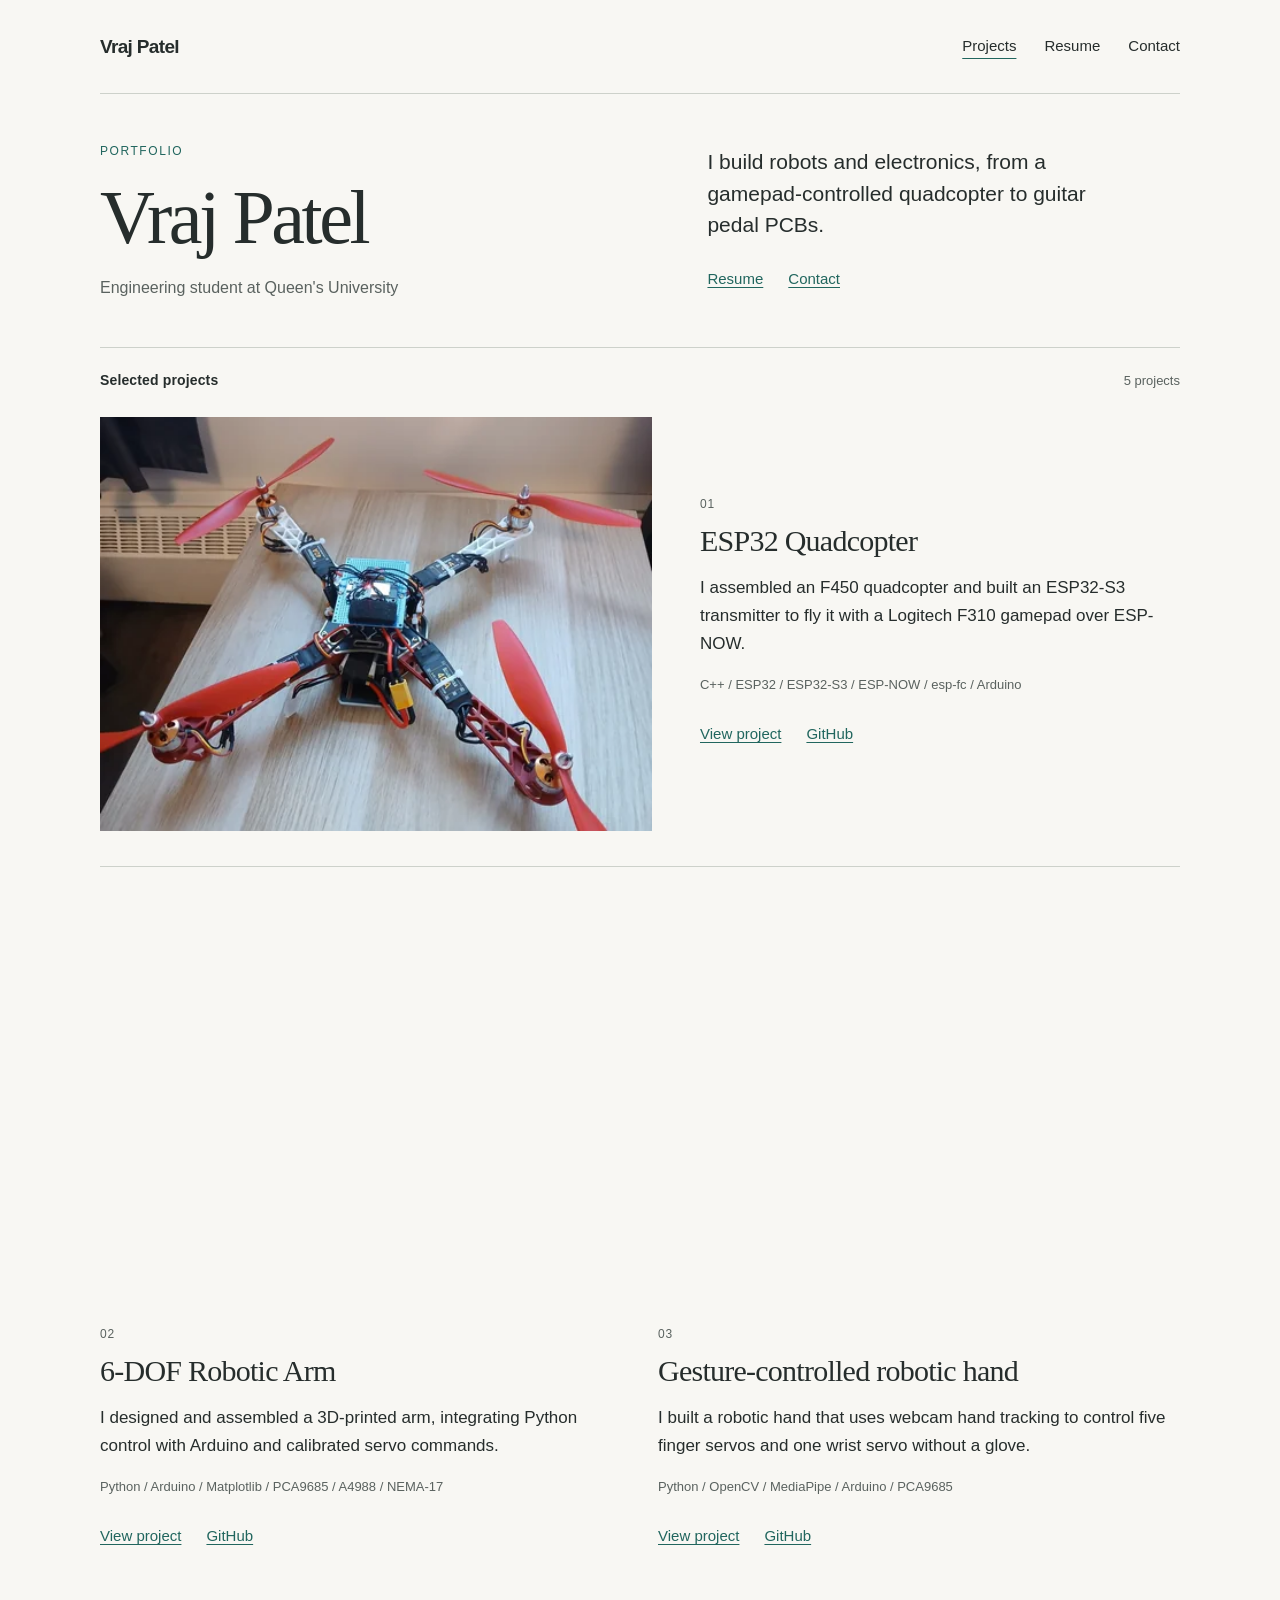
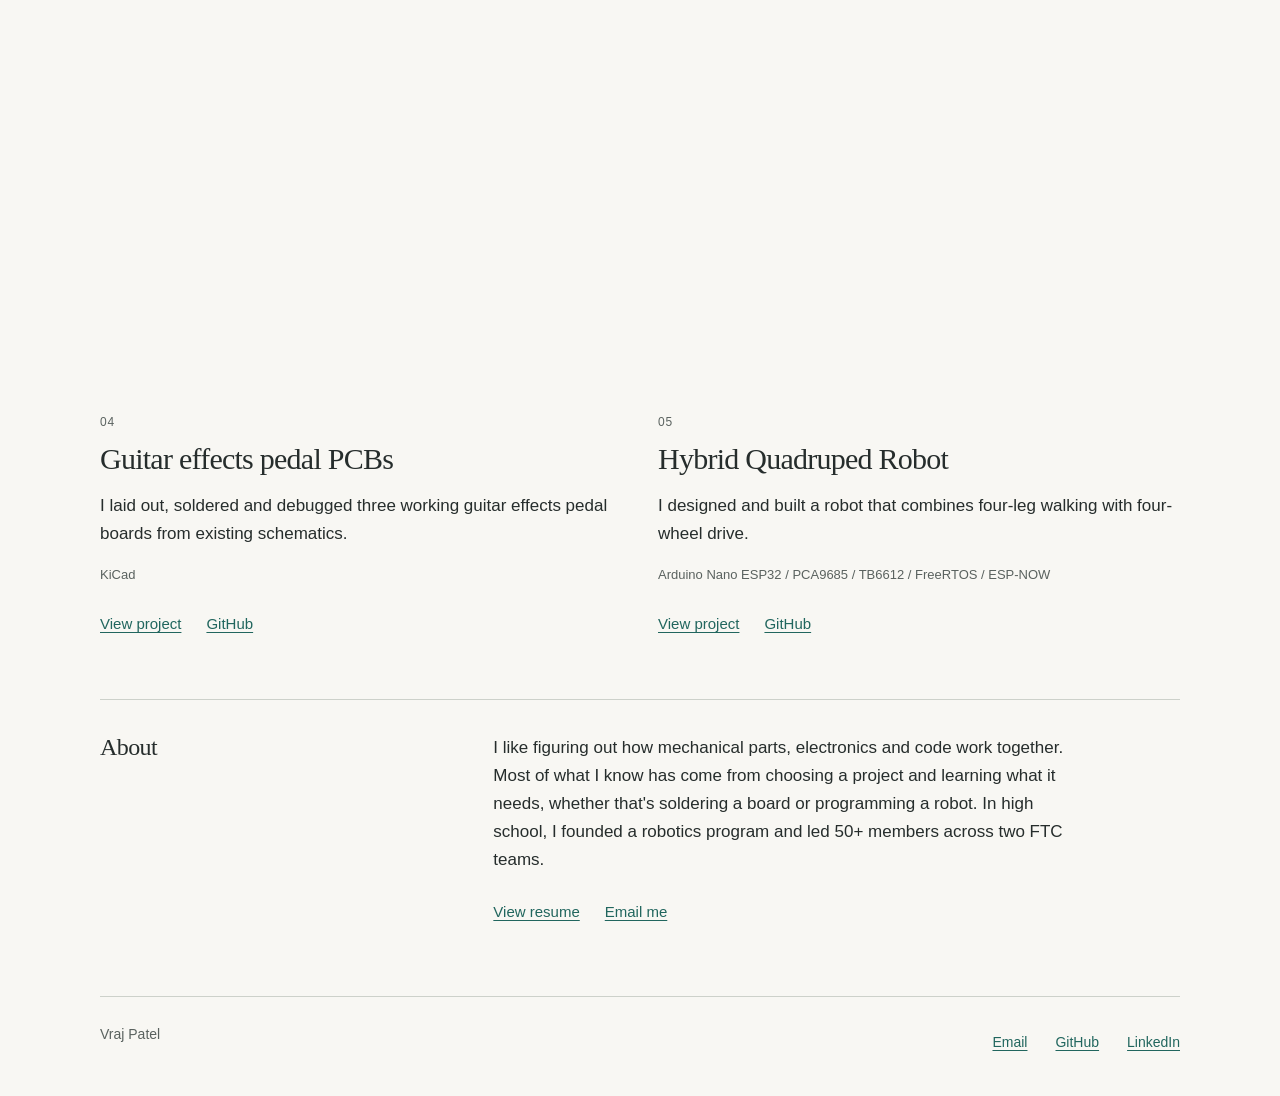
<file: index.html>
<!doctype html>
<html lang="en">
<head>
<meta charset="utf-8">
<meta name="viewport" content="width=device-width, initial-scale=1">
<title>Vraj Patel | Engineering portfolio</title>
<meta name="description" content="I build robots and electronics, from a gamepad-controlled quadcopter to guitar pedal PCBs.">
<link rel="canonical" href="https://originalgoodusername.github.io/">
<meta name="theme-color" content="#f8f7f3">
<meta property="og:type" content="website">
<meta property="og:site_name" content="Vraj Patel">
<meta property="og:title" content="Vraj Patel | Engineering portfolio">
<meta property="og:description" content="I build robots and electronics, from a gamepad-controlled quadcopter to guitar pedal PCBs.">
<meta property="og:url" content="https://originalgoodusername.github.io/">
<meta property="og:image" content="https://originalgoodusername.github.io/media/social.jpg">
<meta property="og:image:width" content="1200">
<meta property="og:image:height" content="900">
<meta property="og:image:alt" content="Overhead view of a quadcopter with red propellers, red and white arms, and exposed central electronics on a table.">
<meta name="twitter:card" content="summary_large_image">
<meta name="twitter:title" content="Vraj Patel | Engineering portfolio">
<meta name="twitter:description" content="I build robots and electronics, from a gamepad-controlled quadcopter to guitar pedal PCBs.">
<meta name="twitter:image" content="https://originalgoodusername.github.io/media/social.jpg">
<meta name="twitter:image:alt" content="Overhead view of a quadcopter with red propellers, red and white arms, and exposed central electronics on a table.">
<link rel="icon" href="/favicon.svg" type="image/svg+xml">
<link rel="stylesheet" href="/styles.css">
</head>
<body>
<a class="skip-link" href="#main">Skip to content</a>
<header class="site-header wrap">
<a href="/" class="wordmark">Vraj Patel</a>
<nav aria-label="Main navigation"><a href="/#projects" aria-current="page">Projects</a><a href="/resume/">Resume</a><a href="/contact/">Contact</a></nav>
</header>
<main id="main" class="wrap" tabindex="-1"><section class="intro" aria-labelledby="name"><div><p class="eyebrow">Portfolio</p>
<h1 id="name">Vraj Patel</h1><p class="role">Engineering student at Queen&#x27;s University</p></div>
<div class="intro-copy"><p>I build robots and electronics, from a gamepad-controlled quadcopter to guitar pedal PCBs.</p><div class="text-links"><a href="/resume/">Resume</a><a href="/contact/">Contact</a></div></div></section>
<section id="projects" aria-labelledby="projects-title"><div class="section-heading"><h2 id="projects-title">Selected projects</h2><span>5 projects</span></div>
<div class="project-grid"><article class="project-card featured">
<a class="photo-link" href="/projects/quadcopter/" aria-label="View project: ESP32 Quadcopter">
<img src="/media/photo_02-800.webp" srcset="/media/photo_02-480.webp 480w, /media/photo_02-800.webp 800w, /media/photo_02-1200.webp 1200w, /media/photo_02.webp 1600w" sizes="(max-width: 700px) calc(100vw - 40px), (max-width: 1160px) calc((100vw - 80px) / 2), 540px" width="1600" height="1200" alt="Overhead view of a quadcopter with red propellers, red and white arms, and exposed central electronics on a table." loading="eager" fetchpriority="high" decoding="async"></a>
<div class="project-info"><span class="project-number" aria-hidden="true">01</span>
<h3><a href="/projects/quadcopter/">ESP32 Quadcopter</a></h3><p>I assembled an F450 quadcopter and built an ESP32-S3 transmitter to fly it with a Logitech F310 gamepad over ESP-NOW.</p>
<p class="tools-line">C++ / ESP32 / ESP32-S3 / ESP-NOW / esp-fc / Arduino</p>
<div class="text-links"><a href="/projects/quadcopter/" aria-label="View project: ESP32 Quadcopter">View project</a><a href="https://github.com/OriginalGoodUsername/esp32-quadcopter" aria-label="ESP32 Quadcopter on GitHub">GitHub</a></div>
</div></article><article class="project-card ">
<a class="photo-link" href="/projects/robotic-arm/" aria-label="View project: 6-DOF Robotic Arm">
<img src="/media/photo_10-800.webp" srcset="/media/photo_10-480.webp 480w, /media/photo_10-800.webp 800w, /media/photo_10-1200.webp 1200w, /media/photo_10.webp 1600w" sizes="(max-width: 700px) calc(100vw - 40px), (max-width: 1160px) calc((100vw - 80px) / 2), 540px" width="1600" height="1200" alt="Assembled blue robotic arm on a black base, with its gripper holding a black object and wired electronics alongside." loading="lazy" decoding="async"></a>
<div class="project-info"><span class="project-number" aria-hidden="true">02</span>
<h3><a href="/projects/robotic-arm/">6-DOF Robotic Arm</a></h3><p>I designed and assembled a 3D-printed arm, integrating Python control with Arduino and calibrated servo commands.</p>
<p class="tools-line">Python / Arduino / Matplotlib / PCA9685 / A4988 / NEMA-17</p>
<div class="text-links"><a href="/projects/robotic-arm/" aria-label="View project: 6-DOF Robotic Arm">View project</a><a href="https://github.com/OriginalGoodUsername/6dof-robotic-arm" aria-label="6-DOF Robotic Arm on GitHub">GitHub</a></div>
</div></article><article class="project-card ">
<a class="photo-link" href="/projects/robotic-hand/" aria-label="View project: Gesture-controlled robotic hand">
<img src="/media/photo_12-800.webp" srcset="/media/photo_12-480.webp 480w, /media/photo_12-800.webp 800w, /media/photo_12-1200.webp 1200w, /media/photo_12.webp 1600w" sizes="(max-width: 700px) calc(100vw - 40px), (max-width: 1160px) calc((100vw - 80px) / 2), 540px" width="1600" height="1200" alt="Purple robotic hand with exposed wiring beside a laptop showing a webcam hand view overlaid with landmark dots and lines." loading="lazy" decoding="async"></a>
<div class="project-info"><span class="project-number" aria-hidden="true">03</span>
<h3><a href="/projects/robotic-hand/">Gesture-controlled robotic hand</a></h3><p>I built a robotic hand that uses webcam hand tracking to control five finger servos and one wrist servo without a glove.</p>
<p class="tools-line">Python / OpenCV / MediaPipe / Arduino / PCA9685</p>
<div class="text-links"><a href="/projects/robotic-hand/" aria-label="View project: Gesture-controlled robotic hand">View project</a><a href="https://github.com/OriginalGoodUsername/gesture-controlled-robotic-hand" aria-label="Gesture-controlled robotic hand on GitHub">GitHub</a></div>
</div></article><article class="project-card ">
<a class="photo-link" href="/projects/pedal-pcbs/" aria-label="View project: Guitar effects pedal PCBs">
<img src="/media/photo_05-800.webp" srcset="/media/photo_05-480.webp 480w, /media/photo_05-800.webp 800w, /media/photo_05-1200.webp 1200w, /media/photo_05.webp 1600w" sizes="(max-width: 700px) calc(100vw - 40px), (max-width: 1160px) calc((100vw - 80px) / 2), 540px" width="1600" height="1200" alt="Populated DS-1 and Big Muff Pi boards on a work mat, with the smaller LPB-1 held above them and wired potentiometers attached." loading="lazy" decoding="async"></a>
<div class="project-info"><span class="project-number" aria-hidden="true">04</span>
<h3><a href="/projects/pedal-pcbs/">Guitar effects pedal PCBs</a></h3><p>I laid out, soldered and debugged three working guitar effects pedal boards from existing schematics.</p>
<p class="tools-line">KiCad</p>
<div class="text-links"><a href="/projects/pedal-pcbs/" aria-label="View project: Guitar effects pedal PCBs">View project</a><a href="https://github.com/OriginalGoodUsername/guitar-effects-pedal-pcbs" aria-label="Guitar effects pedal PCBs on GitHub">GitHub</a></div>
</div></article><article class="project-card ">
<a class="photo-link" href="/projects/spider-robot/" aria-label="View project: Hybrid Quadruped Robot">
<img src="/media/photo_13-800.webp" srcset="/media/photo_13-480.webp 480w, /media/photo_13-800.webp 800w, /media/photo_13-1200.webp 1200w, /media/photo_13.webp 1600w" sizes="(max-width: 700px) calc(100vw - 40px), (max-width: 1160px) calc((100vw - 80px) / 2), 540px" width="1600" height="1200" alt="Current green robot resting on a wooden surface, with four jointed legs, wheels and exposed wiring." loading="lazy" decoding="async"></a>
<div class="project-info"><span class="project-number" aria-hidden="true">05</span>
<h3><a href="/projects/spider-robot/">Hybrid Quadruped Robot</a></h3><p>I designed and built a robot that combines four-leg walking with four-wheel drive.</p>
<p class="tools-line">Arduino Nano ESP32 / PCA9685 / TB6612 / FreeRTOS / ESP-NOW</p>
<div class="text-links"><a href="/projects/spider-robot/" aria-label="View project: Hybrid Quadruped Robot">View project</a><a href="https://github.com/OriginalGoodUsername/hybrid-quadruped-robot" aria-label="Hybrid Quadruped Robot on GitHub">GitHub</a></div>
</div></article></div></section>
<section class="about section-rule" aria-labelledby="about-title"><h2 id="about-title">About</h2><div><p>I like figuring out how mechanical parts, electronics and code work together. Most of what I know has come from choosing a project and learning what it needs, whether that&#x27;s soldering a board or programming a robot. In high school, I founded a robotics program and led 50+ members across two FTC teams.</p>
<div class="text-links"><a href="/resume/">View resume</a><a href="mailto:patelvraj2020@gmail.com">Email me</a></div></div></section></main>
<footer class="site-footer wrap"><span>Vraj Patel</span><nav aria-label="Contact links">
<a href="mailto:patelvraj2020@gmail.com">Email</a><a href="https://github.com/OriginalGoodUsername">GitHub</a><a href="https://linkedin.com/in/vraj-patel-246a71277">LinkedIn</a>
</nav></footer>
</body></html>
</file>
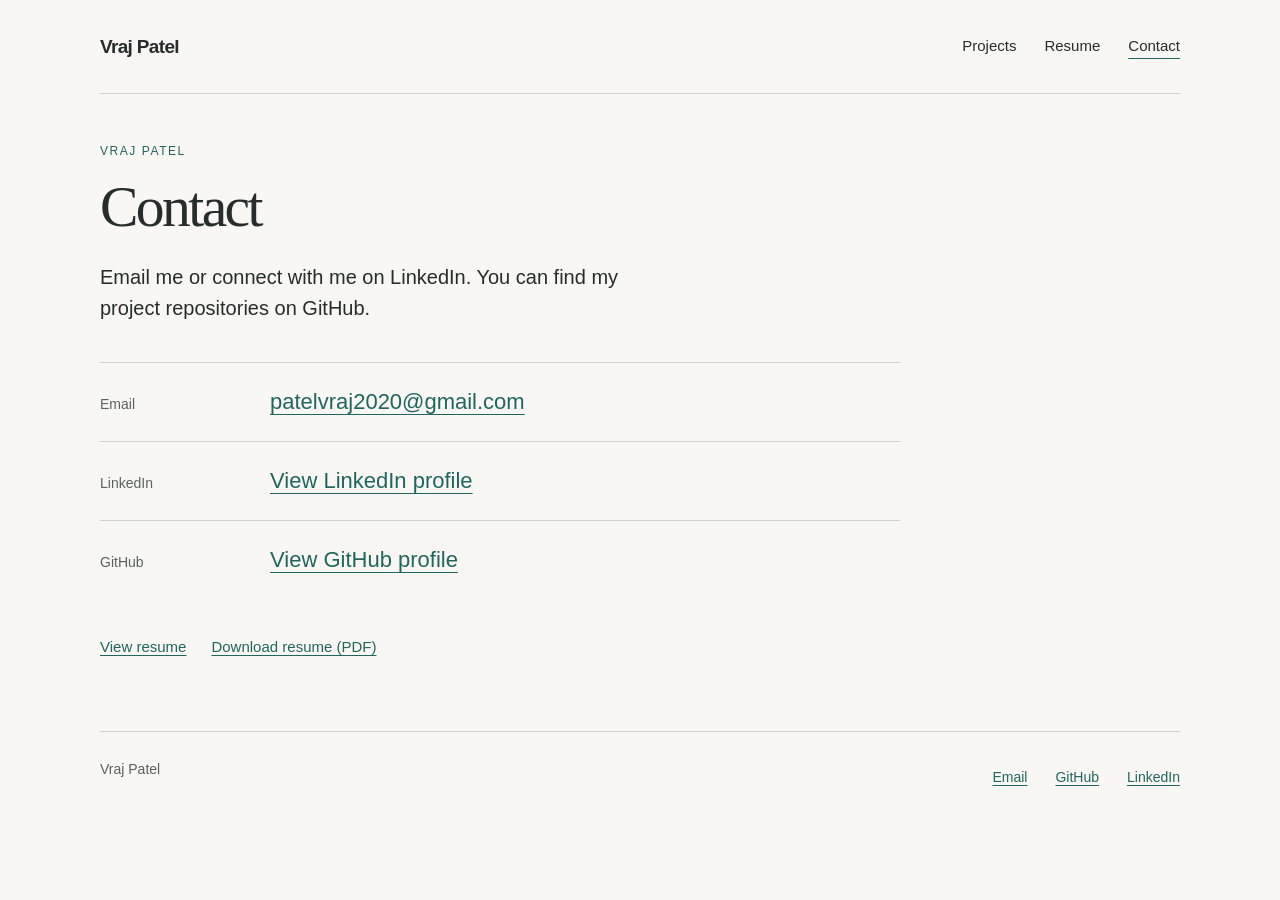
<file: contact/index.html>
<!doctype html>
<html lang="en">
<head>
<meta charset="utf-8">
<meta name="viewport" content="width=device-width, initial-scale=1">
<title>Contact | Vraj Patel</title>
<meta name="description" content="Email me or connect with me on LinkedIn. You can find my project repositories on GitHub.">
<link rel="canonical" href="https://originalgoodusername.github.io/contact/">
<meta name="theme-color" content="#f8f7f3">
<meta property="og:type" content="website">
<meta property="og:site_name" content="Vraj Patel">
<meta property="og:title" content="Contact | Vraj Patel">
<meta property="og:description" content="Email me or connect with me on LinkedIn. You can find my project repositories on GitHub.">
<meta property="og:url" content="https://originalgoodusername.github.io/contact/">
<meta property="og:image" content="https://originalgoodusername.github.io/media/social.jpg">
<meta property="og:image:width" content="1200">
<meta property="og:image:height" content="900">
<meta property="og:image:alt" content="Overhead view of a quadcopter with red propellers, red and white arms, and exposed central electronics on a table.">
<meta name="twitter:card" content="summary_large_image">
<meta name="twitter:title" content="Contact | Vraj Patel">
<meta name="twitter:description" content="Email me or connect with me on LinkedIn. You can find my project repositories on GitHub.">
<meta name="twitter:image" content="https://originalgoodusername.github.io/media/social.jpg">
<meta name="twitter:image:alt" content="Overhead view of a quadcopter with red propellers, red and white arms, and exposed central electronics on a table.">
<link rel="icon" href="/favicon.svg" type="image/svg+xml">
<link rel="stylesheet" href="/styles.css">
</head>
<body>
<a class="skip-link" href="#main">Skip to content</a>
<header class="site-header wrap">
<a href="/" class="wordmark">Vraj Patel</a>
<nav aria-label="Main navigation"><a href="/#projects">Projects</a><a href="/resume/">Resume</a><a href="/contact/" aria-current="page">Contact</a></nav>
</header>
<main id="main" class="wrap" tabindex="-1"><header class="page-heading"><p class="eyebrow">Vraj Patel</p><h1>Contact</h1><p class="lead">Email me or connect with me on LinkedIn. You can find my project repositories on GitHub.</p></header>
<dl class="contact-list"><div><dt>Email</dt><dd><a href="mailto:patelvraj2020@gmail.com">patelvraj2020@gmail.com</a></dd></div><div><dt>LinkedIn</dt><dd><a href="https://linkedin.com/in/vraj-patel-246a71277">View LinkedIn profile</a></dd></div><div><dt>GitHub</dt><dd><a href="https://github.com/OriginalGoodUsername">View GitHub profile</a></dd></div></dl>
<div class="text-links contact-resume"><a href="/resume/">View resume</a><a href="/resume.pdf" download="Vraj-Patel-Resume.pdf">Download resume (PDF)</a></div></main>
<footer class="site-footer wrap"><span>Vraj Patel</span><nav aria-label="Contact links">
<a href="mailto:patelvraj2020@gmail.com">Email</a><a href="https://github.com/OriginalGoodUsername">GitHub</a><a href="https://linkedin.com/in/vraj-patel-246a71277">LinkedIn</a>
</nav></footer>
</body></html>
</file>
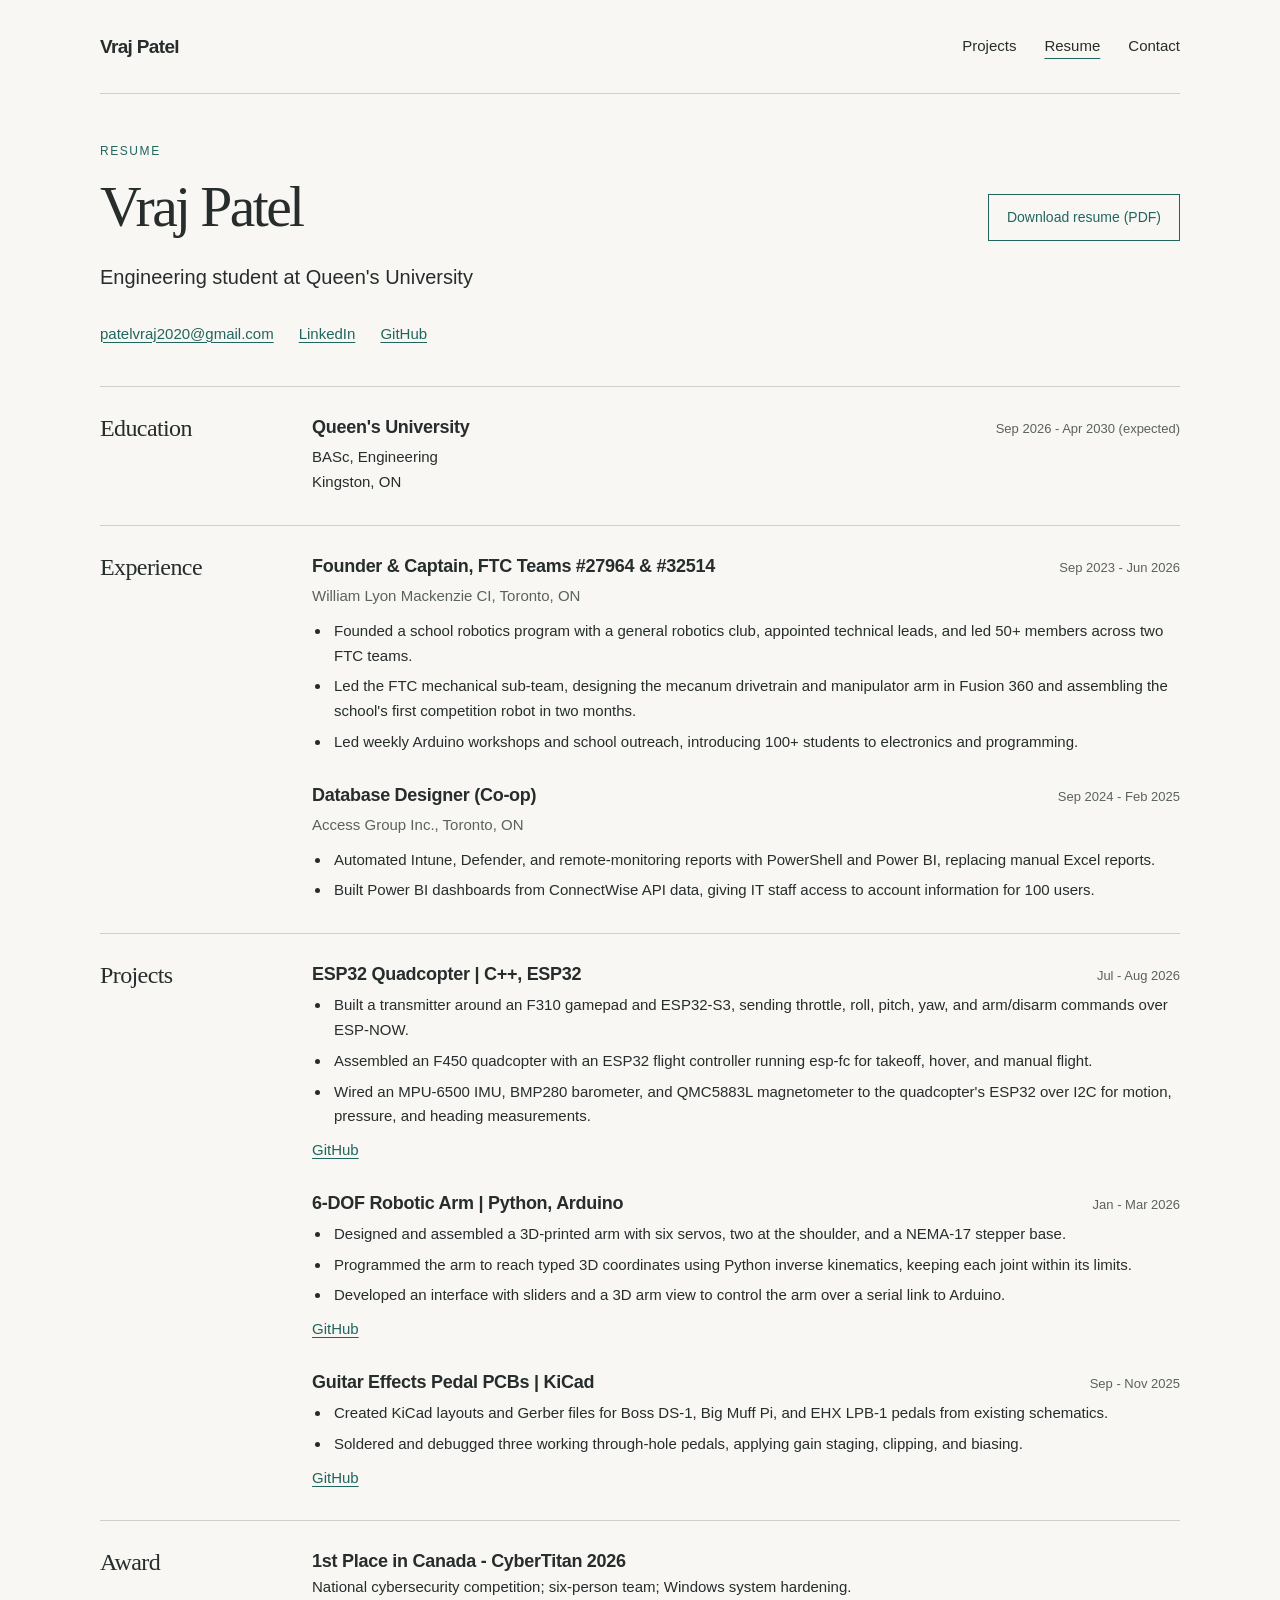
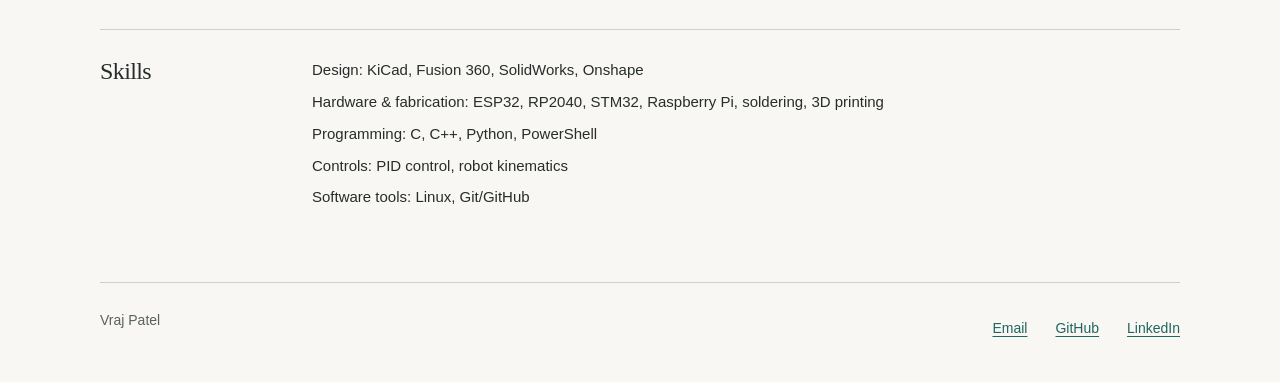
<file: resume/index.html>
<!doctype html>
<html lang="en">
<head>
<meta charset="utf-8">
<meta name="viewport" content="width=device-width, initial-scale=1">
<title>Resume | Vraj Patel</title>
<meta name="description" content="Engineering student at Queen&#x27;s University">
<link rel="canonical" href="https://originalgoodusername.github.io/resume/">
<meta name="theme-color" content="#f8f7f3">
<meta property="og:type" content="website">
<meta property="og:site_name" content="Vraj Patel">
<meta property="og:title" content="Resume | Vraj Patel">
<meta property="og:description" content="Engineering student at Queen&#x27;s University">
<meta property="og:url" content="https://originalgoodusername.github.io/resume/">
<meta property="og:image" content="https://originalgoodusername.github.io/media/social.jpg">
<meta property="og:image:width" content="1200">
<meta property="og:image:height" content="900">
<meta property="og:image:alt" content="Overhead view of a quadcopter with red propellers, red and white arms, and exposed central electronics on a table.">
<meta name="twitter:card" content="summary_large_image">
<meta name="twitter:title" content="Resume | Vraj Patel">
<meta name="twitter:description" content="Engineering student at Queen&#x27;s University">
<meta name="twitter:image" content="https://originalgoodusername.github.io/media/social.jpg">
<meta name="twitter:image:alt" content="Overhead view of a quadcopter with red propellers, red and white arms, and exposed central electronics on a table.">
<link rel="icon" href="/favicon.svg" type="image/svg+xml">
<link rel="stylesheet" href="/styles.css">
</head>
<body>
<a class="skip-link" href="#main">Skip to content</a>
<header class="site-header wrap">
<a href="/" class="wordmark">Vraj Patel</a>
<nav aria-label="Main navigation"><a href="/#projects">Projects</a><a href="/resume/" aria-current="page">Resume</a><a href="/contact/">Contact</a></nav>
</header>
<main id="main" class="wrap" tabindex="-1"><header class="page-heading resume-heading"><div><p class="eyebrow">Resume</p><h1>Vraj Patel</h1><p class="lead">Engineering student at Queen&#x27;s University</p></div>
<a href="/resume.pdf" class="button-link" download="Vraj-Patel-Resume.pdf">Download resume (PDF)</a></header>
<div class="resume-contact text-links"><a href="mailto:patelvraj2020@gmail.com">patelvraj2020@gmail.com</a><a href="https://linkedin.com/in/vraj-patel-246a71277">LinkedIn</a><a href="https://github.com/OriginalGoodUsername">GitHub</a></div>
<section class="resume-section section-rule"><h2>Education</h2><div><div class="entry-heading"><h3>Queen&#x27;s University</h3><p>Sep 2026 - Apr 2030 (expected)</p></div><p>BASc, Engineering<br>Kingston, ON</p></div></section>
<section class="resume-section section-rule"><h2>Experience</h2><div><article class="resume-entry"><div class="entry-heading"><h3>Founder &amp; Captain, FTC Teams #27964 &amp; #32514</h3><p>Sep 2023 - Jun 2026</p></div><p class="organization">William Lyon Mackenzie CI, Toronto, ON</p><ul class=""><li>Founded a school robotics program with a general robotics club, appointed technical leads, and led 50+ members across two FTC teams.</li><li>Led the FTC mechanical sub-team, designing the mecanum drivetrain and manipulator arm in Fusion 360 and assembling the school&#x27;s first competition robot in two months.</li><li>Led weekly Arduino workshops and school outreach, introducing 100+ students to electronics and programming.</li></ul></article><article class="resume-entry"><div class="entry-heading"><h3>Database Designer (Co-op)</h3><p>Sep 2024 - Feb 2025</p></div><p class="organization">Access Group Inc., Toronto, ON</p><ul class=""><li>Automated Intune, Defender, and remote-monitoring reports with PowerShell and Power BI, replacing manual Excel reports.</li><li>Built Power BI dashboards from ConnectWise API data, giving IT staff access to account information for 100 users.</li></ul></article></div></section><section class="resume-section section-rule"><h2>Projects</h2><div><article class="resume-entry"><div class="entry-heading"><h3>ESP32 Quadcopter | C++, ESP32</h3><p>Jul - Aug 2026</p></div><ul class=""><li>Built a transmitter around an F310 gamepad and ESP32-S3, sending throttle, roll, pitch, yaw, and arm/disarm commands over ESP-NOW.</li><li>Assembled an F450 quadcopter with an ESP32 flight controller running esp-fc for takeoff, hover, and manual flight.</li><li>Wired an MPU-6500 IMU, BMP280 barometer, and QMC5883L magnetometer to the quadcopter&#x27;s ESP32 over I2C for motion, pressure, and heading measurements.</li></ul><p><a href="https://github.com/OriginalGoodUsername/esp32-quadcopter" aria-label="ESP32 Quadcopter | C++, ESP32 on GitHub">GitHub</a></p></article><article class="resume-entry"><div class="entry-heading"><h3>6-DOF Robotic Arm | Python, Arduino</h3><p>Jan - Mar 2026</p></div><ul class=""><li>Designed and assembled a 3D-printed arm with six servos, two at the shoulder, and a NEMA-17 stepper base.</li><li>Programmed the arm to reach typed 3D coordinates using Python inverse kinematics, keeping each joint within its limits.</li><li>Developed an interface with sliders and a 3D arm view to control the arm over a serial link to Arduino.</li></ul><p><a href="https://github.com/OriginalGoodUsername/6dof-robotic-arm" aria-label="6-DOF Robotic Arm | Python, Arduino on GitHub">GitHub</a></p></article><article class="resume-entry"><div class="entry-heading"><h3>Guitar Effects Pedal PCBs | KiCad</h3><p>Sep - Nov 2025</p></div><ul class=""><li>Created KiCad layouts and Gerber files for Boss DS-1, Big Muff Pi, and EHX LPB-1 pedals from existing schematics.</li><li>Soldered and debugged three working through-hole pedals, applying gain staging, clipping, and biasing.</li></ul><p><a href="https://github.com/OriginalGoodUsername/guitar-effects-pedal-pcbs" aria-label="Guitar Effects Pedal PCBs | KiCad on GitHub">GitHub</a></p></article></div></section>
<section class="resume-section section-rule"><h2>Award</h2><div><h3>1st Place in Canada - CyberTitan 2026</h3><p>National cybersecurity competition; six-person team; Windows system hardening.</p></div></section>
<section class="resume-section section-rule"><h2>Skills</h2><ul class="skills-list"><li>Design: KiCad, Fusion 360, SolidWorks, Onshape</li><li>Hardware &amp; fabrication: ESP32, RP2040, STM32, Raspberry Pi, soldering, 3D printing</li><li>Programming: C, C++, Python, PowerShell</li><li>Controls: PID control, robot kinematics</li><li>Software tools: Linux, Git/GitHub</li></ul></section></main>
<footer class="site-footer wrap"><span>Vraj Patel</span><nav aria-label="Contact links">
<a href="mailto:patelvraj2020@gmail.com">Email</a><a href="https://github.com/OriginalGoodUsername">GitHub</a><a href="https://linkedin.com/in/vraj-patel-246a71277">LinkedIn</a>
</nav></footer>
</body></html>
</file>
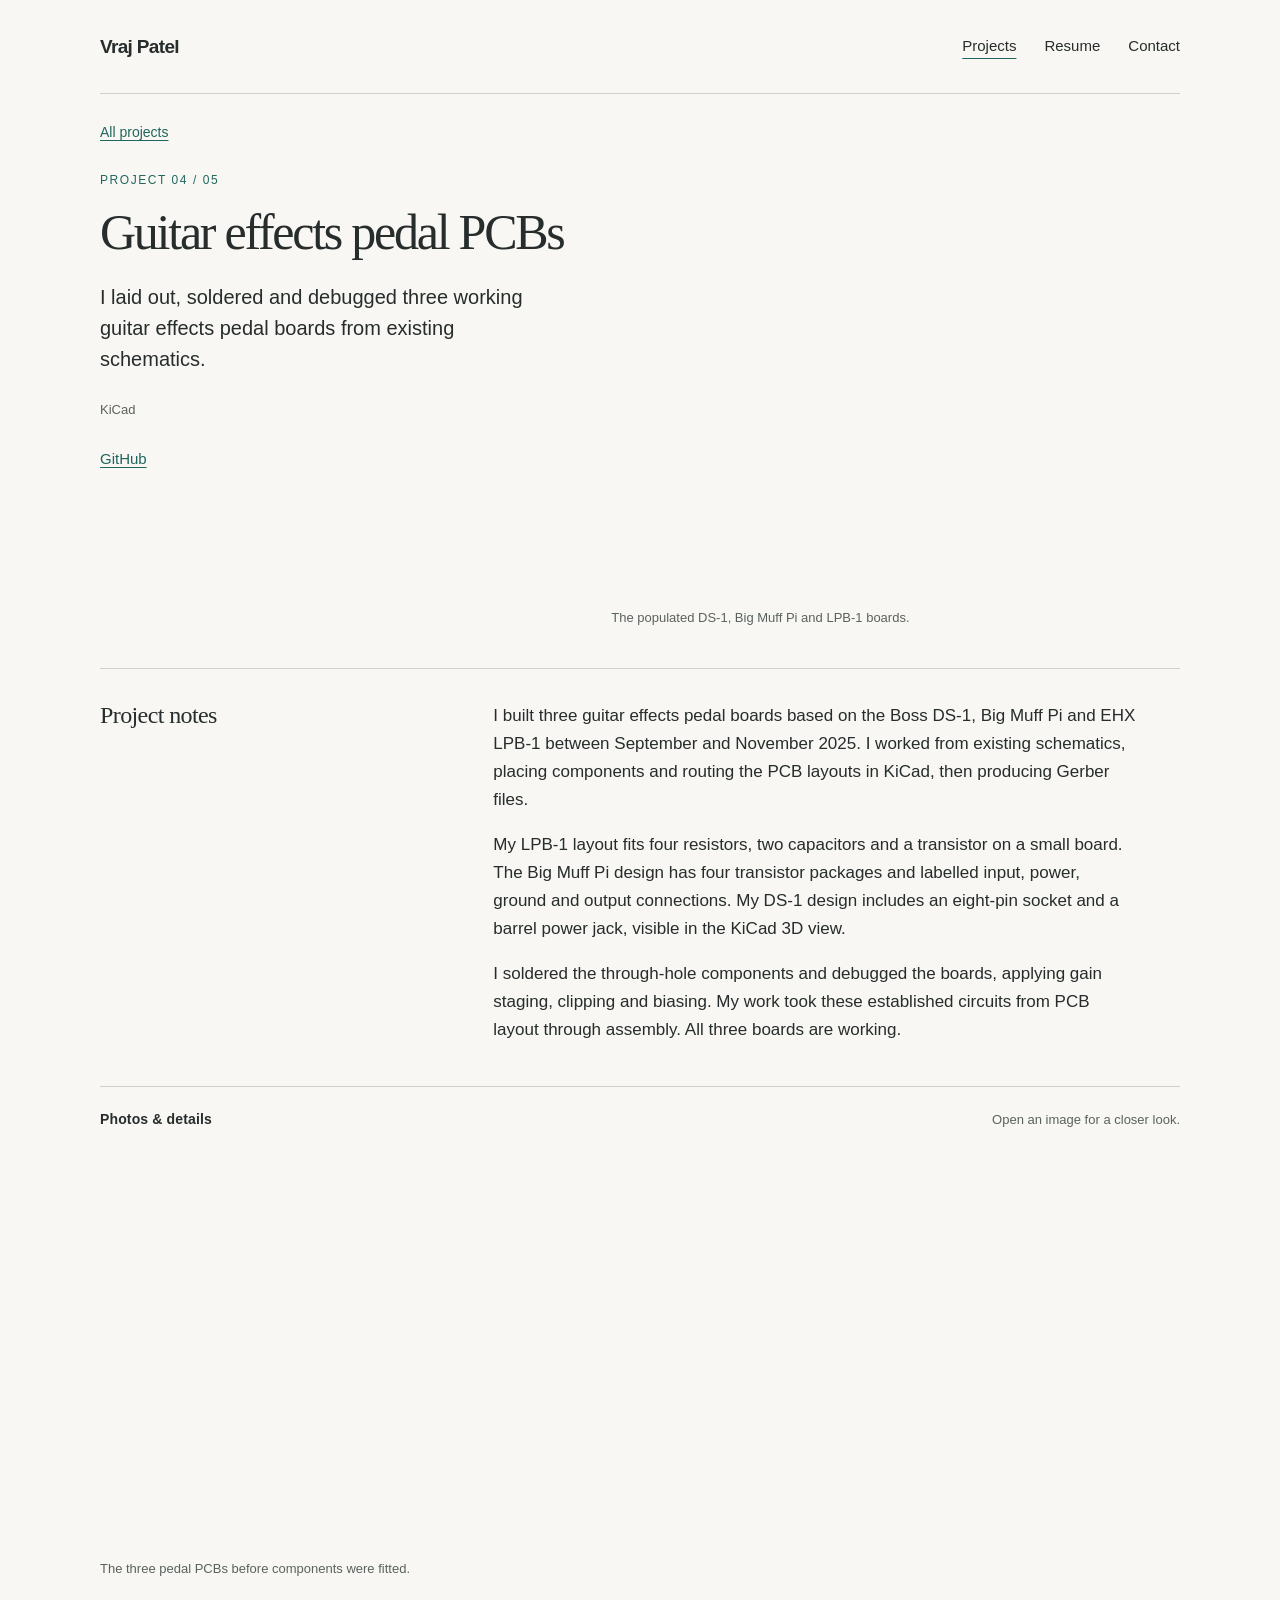
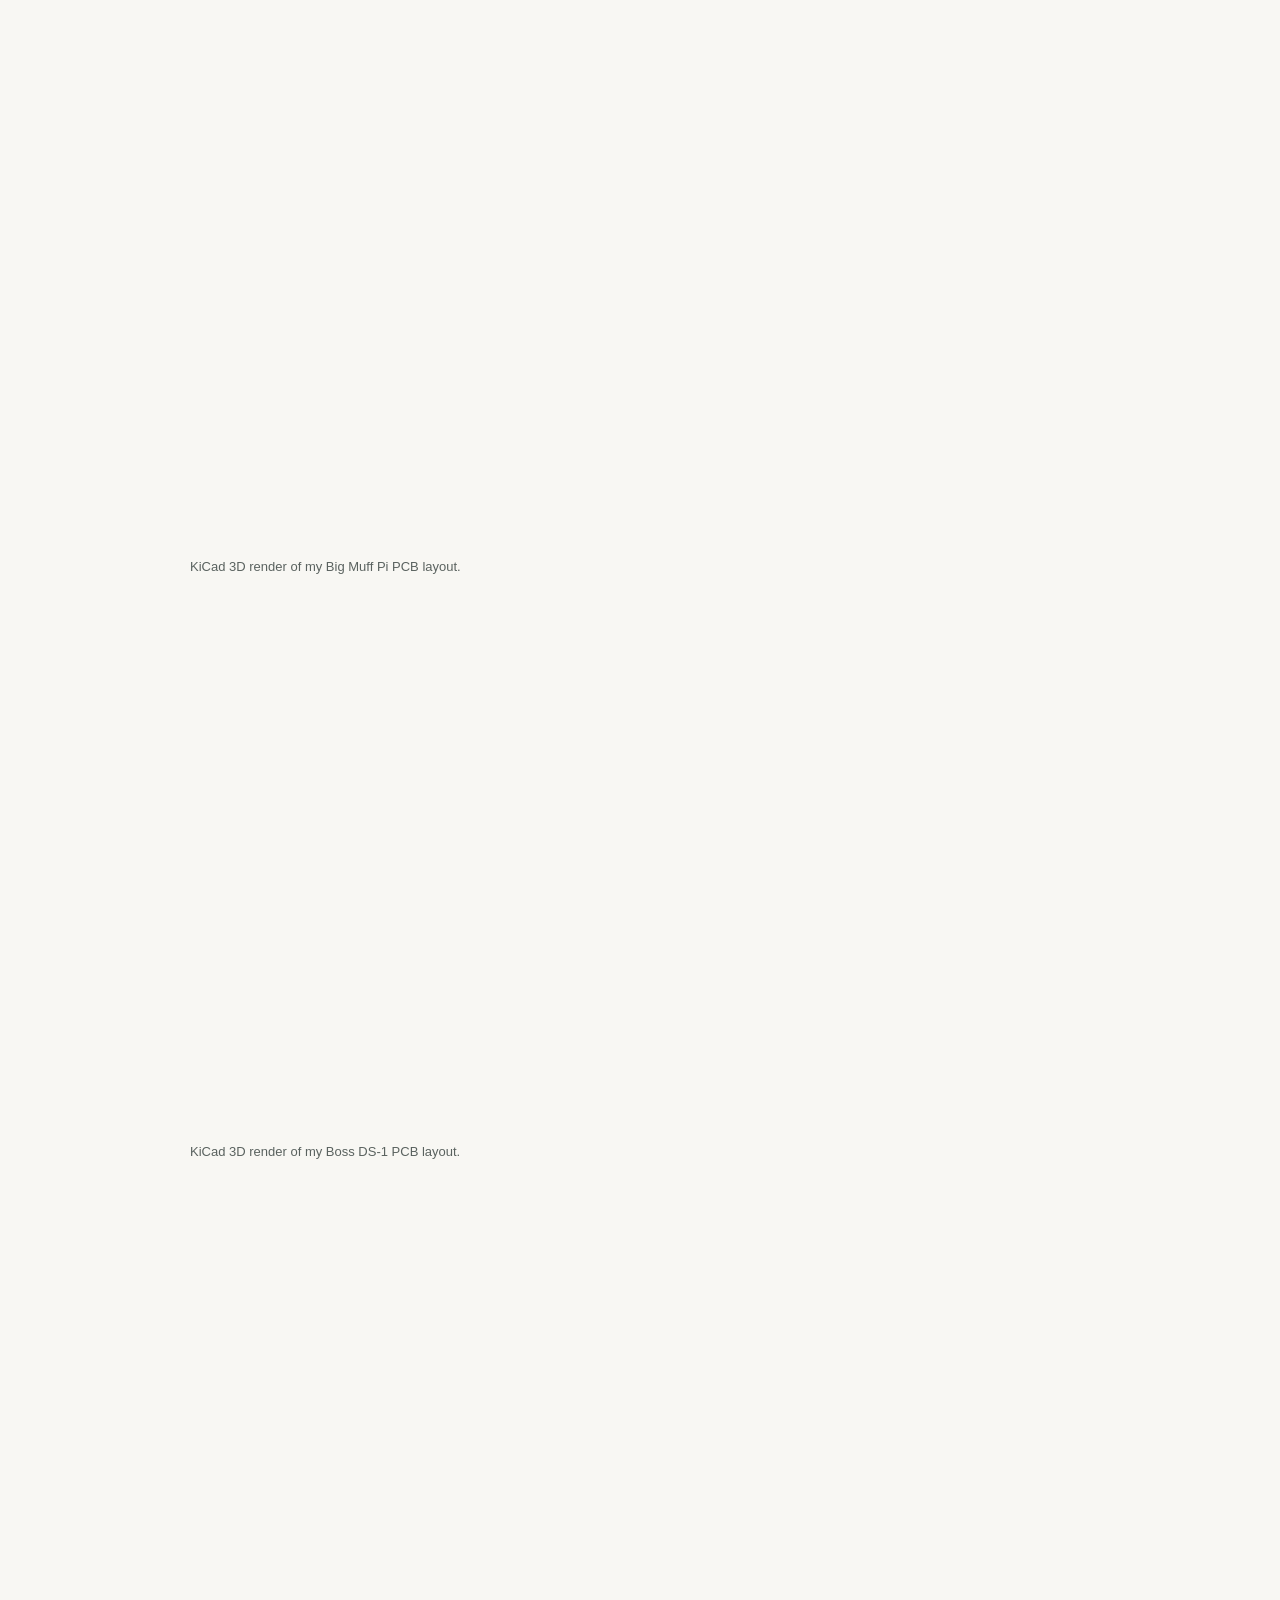
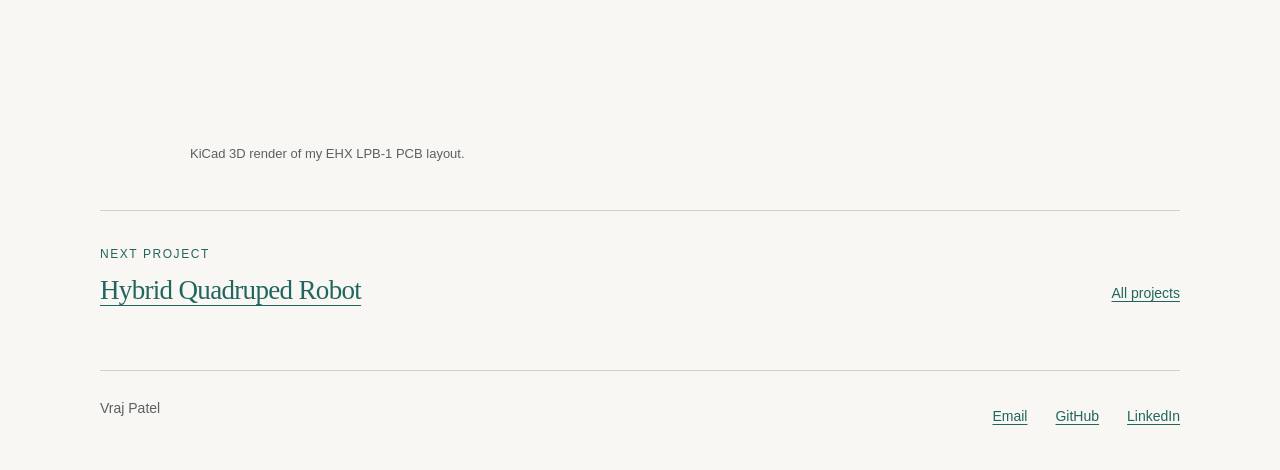
<file: projects/pedal-pcbs/index.html>
<!doctype html>
<html lang="en">
<head>
<meta charset="utf-8">
<meta name="viewport" content="width=device-width, initial-scale=1">
<title>Guitar effects pedal PCBs | Vraj Patel</title>
<meta name="description" content="I laid out, soldered and debugged three working guitar effects pedal boards from existing schematics.">
<link rel="canonical" href="https://originalgoodusername.github.io/projects/pedal-pcbs/">
<meta name="theme-color" content="#f8f7f3">
<meta property="og:type" content="website">
<meta property="og:site_name" content="Vraj Patel">
<meta property="og:title" content="Guitar effects pedal PCBs | Vraj Patel">
<meta property="og:description" content="I laid out, soldered and debugged three working guitar effects pedal boards from existing schematics.">
<meta property="og:url" content="https://originalgoodusername.github.io/projects/pedal-pcbs/">
<meta property="og:image" content="https://originalgoodusername.github.io/media/social.jpg">
<meta property="og:image:width" content="1200">
<meta property="og:image:height" content="900">
<meta property="og:image:alt" content="Overhead view of a quadcopter with red propellers, red and white arms, and exposed central electronics on a table.">
<meta name="twitter:card" content="summary_large_image">
<meta name="twitter:title" content="Guitar effects pedal PCBs | Vraj Patel">
<meta name="twitter:description" content="I laid out, soldered and debugged three working guitar effects pedal boards from existing schematics.">
<meta name="twitter:image" content="https://originalgoodusername.github.io/media/social.jpg">
<meta name="twitter:image:alt" content="Overhead view of a quadcopter with red propellers, red and white arms, and exposed central electronics on a table.">
<link rel="icon" href="/favicon.svg" type="image/svg+xml">
<link rel="stylesheet" href="/styles.css">
</head>
<body>
<a class="skip-link" href="#main">Skip to content</a>
<header class="site-header wrap">
<a href="/" class="wordmark">Vraj Patel</a>
<nav aria-label="Main navigation"><a href="/#projects" aria-current="page">Projects</a><a href="/resume/">Resume</a><a href="/contact/">Contact</a></nav>
</header>
<main id="main" class="wrap" tabindex="-1"><div class="breadcrumb"><a href="/#projects">All projects</a></div>
<article><header class="project-intro"><div class="project-heading"><p class="eyebrow">Project 04 / 05</p>
<h1>Guitar effects pedal PCBs</h1><p class="lead">I laid out, soldered and debugged three working guitar effects pedal boards from existing schematics.</p>
<ul class="tool-list"><li>KiCad</li></ul><div class="text-links"><a href="https://github.com/OriginalGoodUsername/guitar-effects-pedal-pcbs">GitHub</a></div></div>
<figure class="project-figure"><a class="photo-link" href="/media/photo_05.webp" aria-label="Open full image: The populated DS-1, Big Muff Pi and LPB-1 boards."><img src="/media/photo_05-800.webp" srcset="/media/photo_05-480.webp 480w, /media/photo_05-800.webp 800w, /media/photo_05-1200.webp 1200w, /media/photo_05.webp 1600w" sizes="(max-width: 700px) calc(100vw - 40px), 540px" width="1600" height="1200" alt="Populated DS-1 and Big Muff Pi boards on a work mat, with the smaller LPB-1 held above them and wired potentiometers attached." loading="eager" fetchpriority="high" decoding="async"></a><figcaption>The populated DS-1, Big Muff Pi and LPB-1 boards.</figcaption></figure></header>
<section class="project-notes section-rule" aria-labelledby="notes-title"><h2 id="notes-title">Project notes</h2><div class="prose"><p>I built three guitar effects pedal boards based on the Boss DS-1, Big Muff Pi and EHX LPB-1 between September and November 2025. I worked from existing schematics, placing components and routing the PCB layouts in KiCad, then producing Gerber files.</p><p>My LPB-1 layout fits four resistors, two capacitors and a transistor on a small board. The Big Muff Pi design has four transistor packages and labelled input, power, ground and output connections. My DS-1 design includes an eight-pin socket and a barrel power jack, visible in the KiCad 3D view.</p><p>I soldered the through-hole components and debugged the boards, applying gain staging, clipping and biasing. My work took these established circuits from PCB layout through assembly. All three boards are working.</p></div></section>
<section class="gallery-section" aria-labelledby="gallery-title"><div class="section-heading"><h2 id="gallery-title">Photos &amp; details</h2><p>Open an image for a closer look.</p></div>
<div class="gallery"><figure class="project-figure"><a class="photo-link" href="/media/photo_04.webp" aria-label="Open full image: The three pedal PCBs before components were fitted."><img src="/media/photo_04-800.webp" srcset="/media/photo_04-480.webp 480w, /media/photo_04-800.webp 800w, /media/photo_04-1200.webp 1200w, /media/photo_04.webp 1600w" sizes="(max-width: 700px) calc(100vw - 40px), 540px" width="1600" height="1200" alt="Three bare green pedal PCBs on a gridded work mat: DS-1 at left, Big Muff Pi in the middle and the smaller LPB-1 at right." loading="lazy" decoding="async"></a><figcaption>The three pedal PCBs before components were fitted.</figcaption></figure><figure class="project-figure screenshot"><a class="photo-link" href="/media/photo_06.webp" aria-label="Open full image: KiCad 3D render of my Big Muff Pi PCB layout."><img src="/media/photo_06-800.webp" srcset="/media/photo_06-480.webp 480w, /media/photo_06-800.webp 800w, /media/photo_06-1200.webp 1200w, /media/photo_06.webp 1600w" sizes="(max-width: 700px) calc(100vw - 40px), (max-width: 1160px) 80vw, 900px" width="1600" height="949" alt="KiCad 3D render of the Big Muff Pi PCB with through-hole component models and labelled input, power, ground and output connections." loading="lazy" decoding="async"></a><figcaption>KiCad 3D render of my Big Muff Pi PCB layout.</figcaption></figure><figure class="project-figure screenshot"><a class="photo-link" href="/media/photo_07.webp" aria-label="Open full image: KiCad 3D render of my Boss DS-1 PCB layout."><img src="/media/photo_07-800.webp" srcset="/media/photo_07-480.webp 480w, /media/photo_07-800.webp 800w, /media/photo_07-1200.webp 1200w, /media/photo_07.webp 1600w" sizes="(max-width: 700px) calc(100vw - 40px), (max-width: 1160px) 80vw, 900px" width="1600" height="927" alt="KiCad 3D render of the Boss DS-1 PCB with component models, an empty eight-pin socket and a barrel power jack." loading="lazy" decoding="async"></a><figcaption>KiCad 3D render of my Boss DS-1 PCB layout.</figcaption></figure><figure class="project-figure screenshot"><a class="photo-link" href="/media/photo_08.webp" aria-label="Open full image: KiCad 3D render of my EHX LPB-1 PCB layout."><img src="/media/photo_08-800.webp" srcset="/media/photo_08-480.webp 480w, /media/photo_08-800.webp 800w, /media/photo_08-1200.webp 1200w, /media/photo_08.webp 1600w" sizes="(max-width: 700px) calc(100vw - 40px), (max-width: 1160px) 80vw, 900px" width="1600" height="956" alt="KiCad 3D render of the small LPB-1 PCB with four resistors, two disc capacitors, a central transistor and connector pins." loading="lazy" decoding="async"></a><figcaption>KiCad 3D render of my EHX LPB-1 PCB layout.</figcaption></figure></div></section></article>
<nav class="next-project section-rule" aria-label="Project navigation"><div><span class="eyebrow">Next project</span><h2><a href="/projects/spider-robot/">Hybrid Quadruped Robot</a></h2></div><a href="/#projects">All projects</a></nav></main>
<footer class="site-footer wrap"><span>Vraj Patel</span><nav aria-label="Contact links">
<a href="mailto:patelvraj2020@gmail.com">Email</a><a href="https://github.com/OriginalGoodUsername">GitHub</a><a href="https://linkedin.com/in/vraj-patel-246a71277">LinkedIn</a>
</nav></footer>
</body></html>
</file>
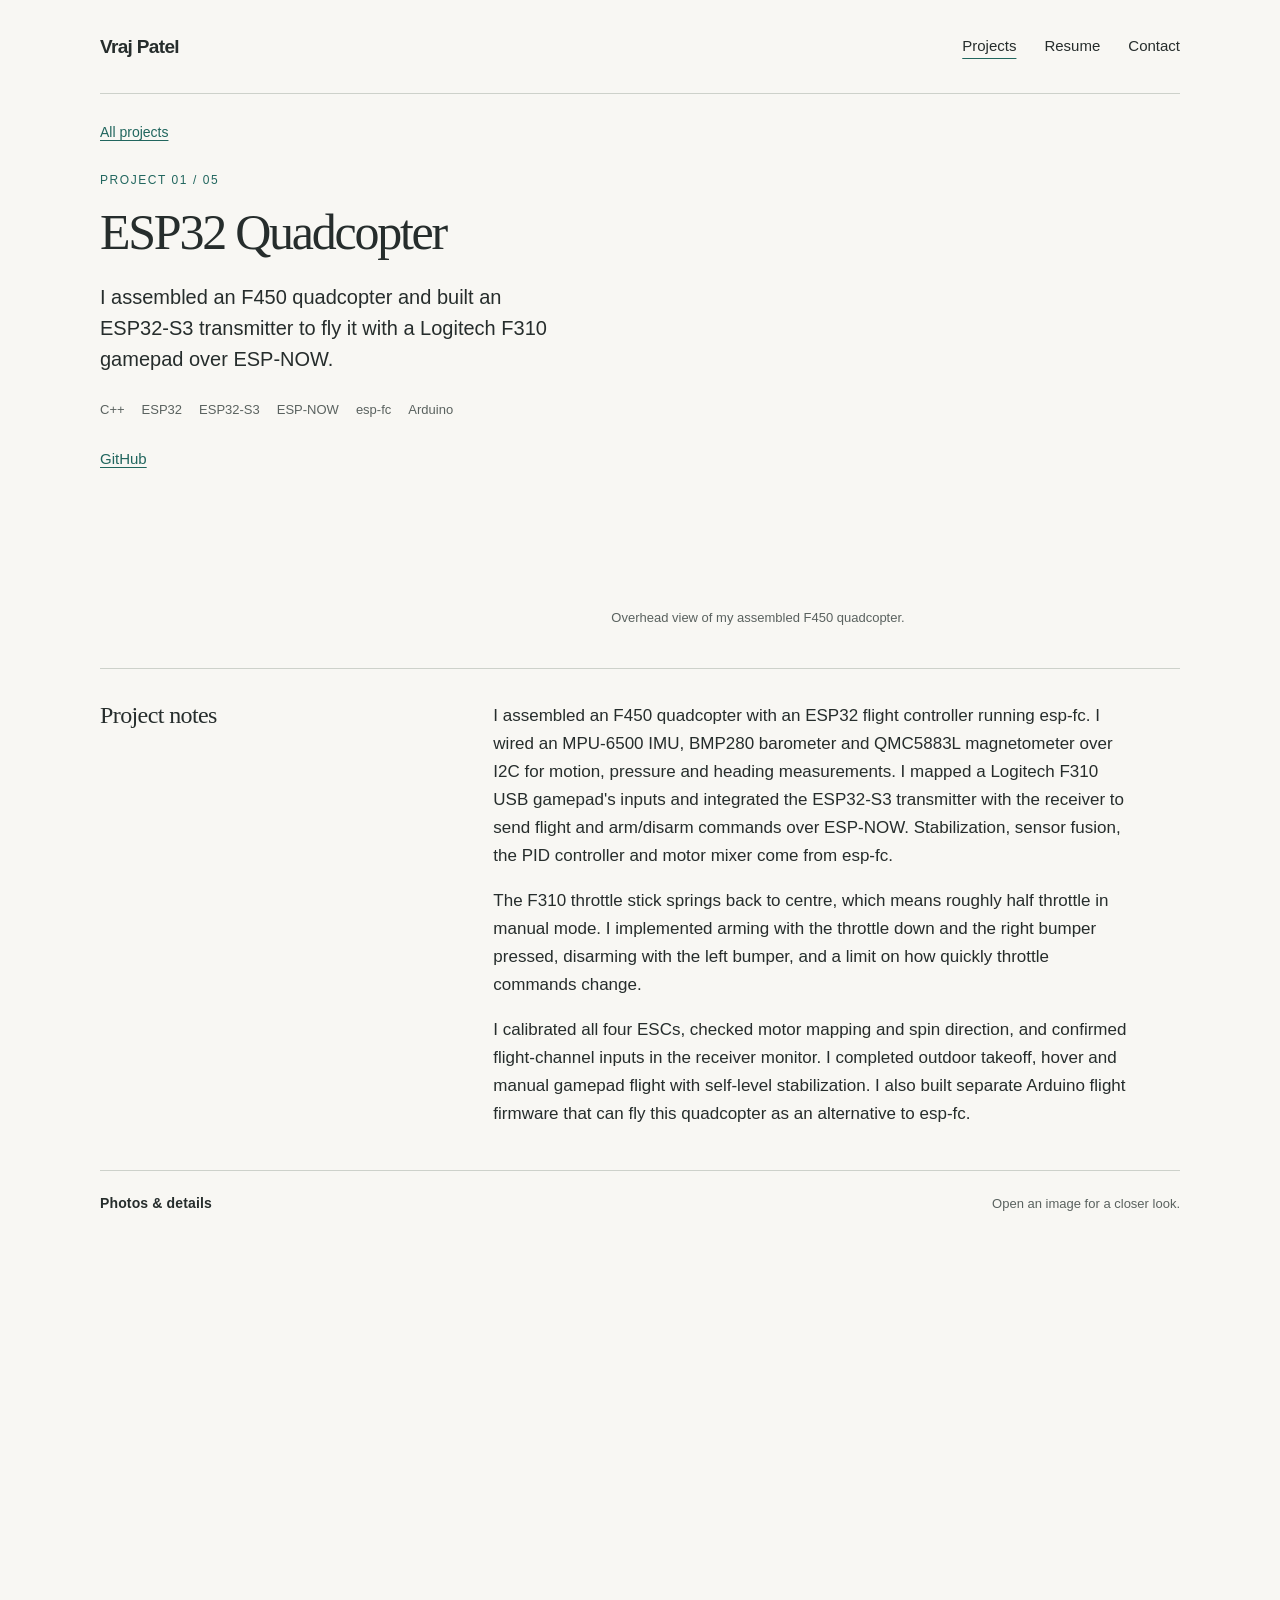
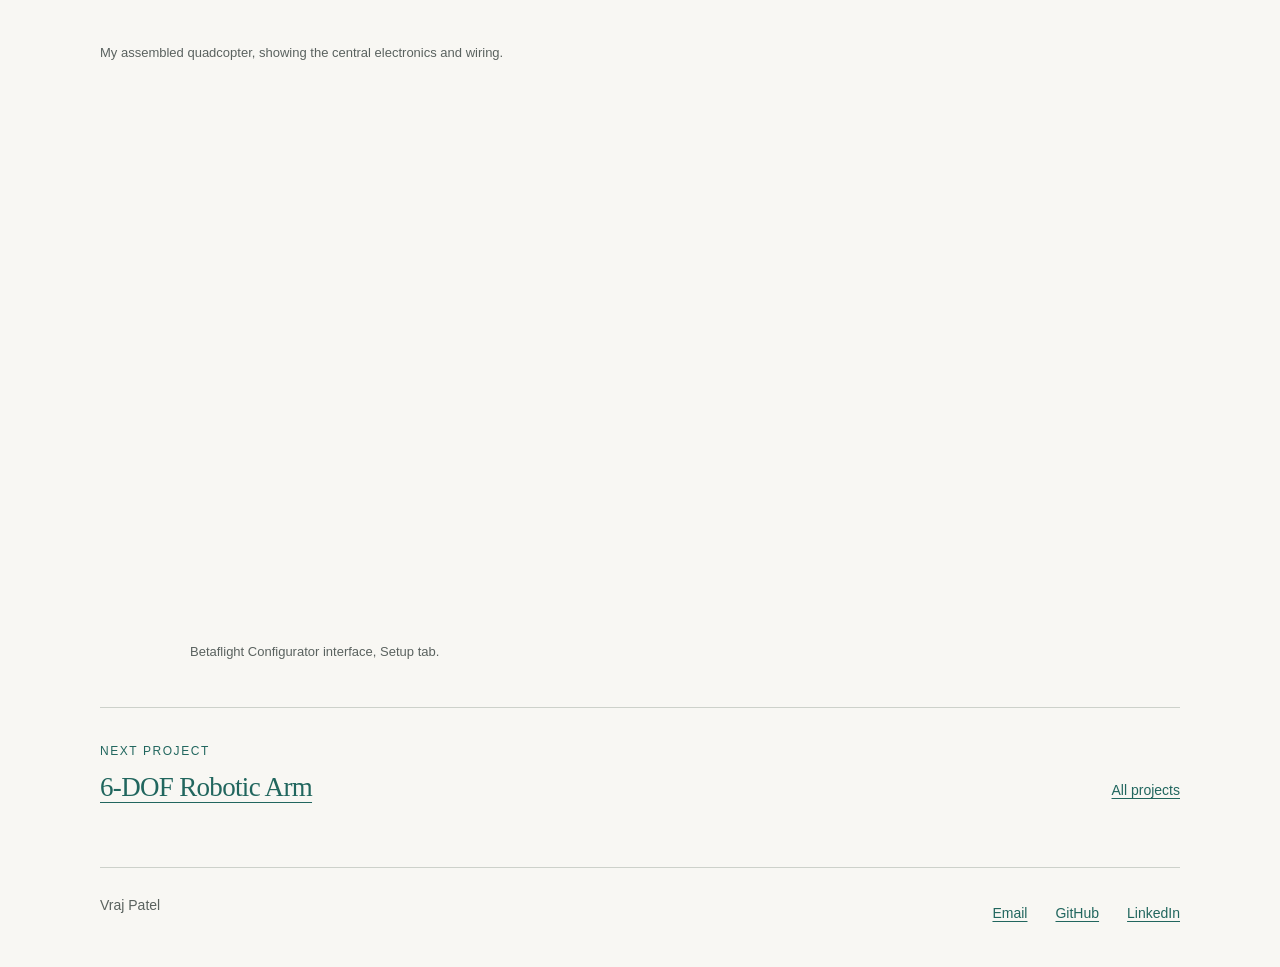
<file: projects/quadcopter/index.html>
<!doctype html>
<html lang="en">
<head>
<meta charset="utf-8">
<meta name="viewport" content="width=device-width, initial-scale=1">
<title>ESP32 Quadcopter | Vraj Patel</title>
<meta name="description" content="I assembled an F450 quadcopter and built an ESP32-S3 transmitter to fly it with a Logitech F310 gamepad over ESP-NOW.">
<link rel="canonical" href="https://originalgoodusername.github.io/projects/quadcopter/">
<meta name="theme-color" content="#f8f7f3">
<meta property="og:type" content="website">
<meta property="og:site_name" content="Vraj Patel">
<meta property="og:title" content="ESP32 Quadcopter | Vraj Patel">
<meta property="og:description" content="I assembled an F450 quadcopter and built an ESP32-S3 transmitter to fly it with a Logitech F310 gamepad over ESP-NOW.">
<meta property="og:url" content="https://originalgoodusername.github.io/projects/quadcopter/">
<meta property="og:image" content="https://originalgoodusername.github.io/media/social.jpg">
<meta property="og:image:width" content="1200">
<meta property="og:image:height" content="900">
<meta property="og:image:alt" content="Overhead view of a quadcopter with red propellers, red and white arms, and exposed central electronics on a table.">
<meta name="twitter:card" content="summary_large_image">
<meta name="twitter:title" content="ESP32 Quadcopter | Vraj Patel">
<meta name="twitter:description" content="I assembled an F450 quadcopter and built an ESP32-S3 transmitter to fly it with a Logitech F310 gamepad over ESP-NOW.">
<meta name="twitter:image" content="https://originalgoodusername.github.io/media/social.jpg">
<meta name="twitter:image:alt" content="Overhead view of a quadcopter with red propellers, red and white arms, and exposed central electronics on a table.">
<link rel="icon" href="/favicon.svg" type="image/svg+xml">
<link rel="stylesheet" href="/styles.css">
</head>
<body>
<a class="skip-link" href="#main">Skip to content</a>
<header class="site-header wrap">
<a href="/" class="wordmark">Vraj Patel</a>
<nav aria-label="Main navigation"><a href="/#projects" aria-current="page">Projects</a><a href="/resume/">Resume</a><a href="/contact/">Contact</a></nav>
</header>
<main id="main" class="wrap" tabindex="-1"><div class="breadcrumb"><a href="/#projects">All projects</a></div>
<article><header class="project-intro"><div class="project-heading"><p class="eyebrow">Project 01 / 05</p>
<h1>ESP32 Quadcopter</h1><p class="lead">I assembled an F450 quadcopter and built an ESP32-S3 transmitter to fly it with a Logitech F310 gamepad over ESP-NOW.</p>
<ul class="tool-list"><li>C++</li><li>ESP32</li><li>ESP32-S3</li><li>ESP-NOW</li><li>esp-fc</li><li>Arduino</li></ul><div class="text-links"><a href="https://github.com/OriginalGoodUsername/esp32-quadcopter">GitHub</a></div></div>
<figure class="project-figure"><a class="photo-link" href="/media/photo_02.webp" aria-label="Open full image: Overhead view of my assembled F450 quadcopter."><img src="/media/photo_02-800.webp" srcset="/media/photo_02-480.webp 480w, /media/photo_02-800.webp 800w, /media/photo_02-1200.webp 1200w, /media/photo_02.webp 1600w" sizes="(max-width: 700px) calc(100vw - 40px), 540px" width="1600" height="1200" alt="Overhead view of a quadcopter with red propellers, red and white arms, and exposed central electronics on a table." loading="eager" fetchpriority="high" decoding="async"></a><figcaption>Overhead view of my assembled F450 quadcopter.</figcaption></figure></header>
<section class="project-notes section-rule" aria-labelledby="notes-title"><h2 id="notes-title">Project notes</h2><div class="prose"><p>I assembled an F450 quadcopter with an ESP32 flight controller running esp-fc. I wired an MPU-6500 IMU, BMP280 barometer and QMC5883L magnetometer over I2C for motion, pressure and heading measurements. I mapped a Logitech F310 USB gamepad&#x27;s inputs and integrated the ESP32-S3 transmitter with the receiver to send flight and arm/disarm commands over ESP-NOW. Stabilization, sensor fusion, the PID controller and motor mixer come from esp-fc.</p><p>The F310 throttle stick springs back to centre, which means roughly half throttle in manual mode. I implemented arming with the throttle down and the right bumper pressed, disarming with the left bumper, and a limit on how quickly throttle commands change.</p><p>I calibrated all four ESCs, checked motor mapping and spin direction, and confirmed flight-channel inputs in the receiver monitor. I completed outdoor takeoff, hover and manual gamepad flight with self-level stabilization. I also built separate Arduino flight firmware that can fly this quadcopter as an alternative to esp-fc.</p></div></section>
<section class="gallery-section" aria-labelledby="gallery-title"><div class="section-heading"><h2 id="gallery-title">Photos &amp; details</h2><p>Open an image for a closer look.</p></div>
<div class="gallery"><figure class="project-figure"><a class="photo-link" href="/media/photo_01.webp" aria-label="Open full image: My assembled quadcopter, showing the central electronics and wiring."><img src="/media/photo_01-800.webp" srcset="/media/photo_01-480.webp 480w, /media/photo_01-800.webp 800w, /media/photo_01-1200.webp 1200w, /media/photo_01.webp 1600w" sizes="(max-width: 700px) calc(100vw - 40px), 540px" width="1600" height="1200" alt="Assembled quadcopter leaning against a white wall, with red propellers and wiring around the central electronics board." loading="lazy" decoding="async"></a><figcaption>My assembled quadcopter, showing the central electronics and wiring.</figcaption></figure><figure class="project-figure screenshot"><a class="photo-link" href="/media/photo_03.webp" aria-label="Open full image: Betaflight Configurator interface, Setup tab."><img src="/media/photo_03-800.webp" srcset="/media/photo_03-480.webp 480w, /media/photo_03-800.webp 800w, /media/photo_03-1200.webp 1200w, /media/photo_03.webp 1600w" sizes="(max-width: 700px) calc(100vw - 40px), (max-width: 1160px) 80vw, 900px" width="1600" height="950" alt="Betaflight Configurator Setup tab showing a tilted quadcopter model, attitude readouts and an Arming Disabled status." loading="lazy" decoding="async"></a><figcaption>Betaflight Configurator interface, Setup tab.</figcaption></figure></div></section></article>
<nav class="next-project section-rule" aria-label="Project navigation"><div><span class="eyebrow">Next project</span><h2><a href="/projects/robotic-arm/">6-DOF Robotic Arm</a></h2></div><a href="/#projects">All projects</a></nav></main>
<footer class="site-footer wrap"><span>Vraj Patel</span><nav aria-label="Contact links">
<a href="mailto:patelvraj2020@gmail.com">Email</a><a href="https://github.com/OriginalGoodUsername">GitHub</a><a href="https://linkedin.com/in/vraj-patel-246a71277">LinkedIn</a>
</nav></footer>
</body></html>
</file>
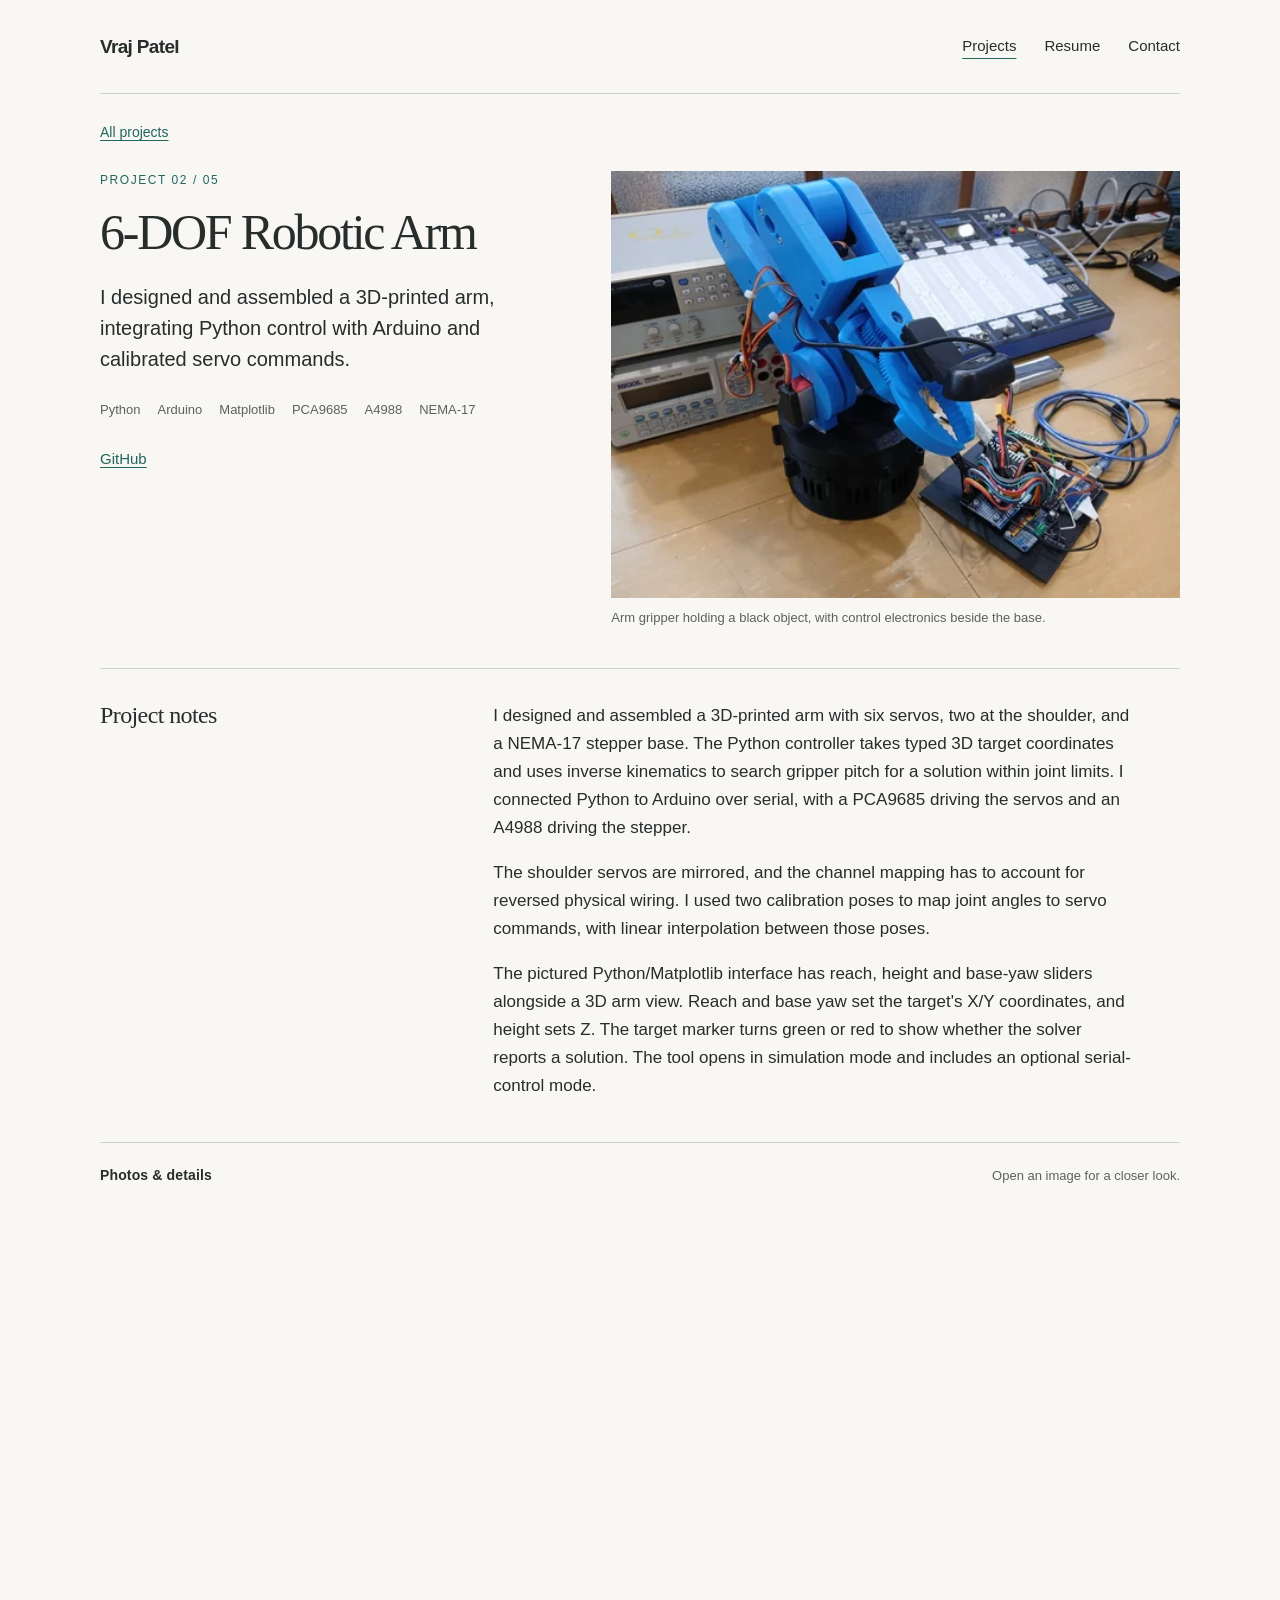
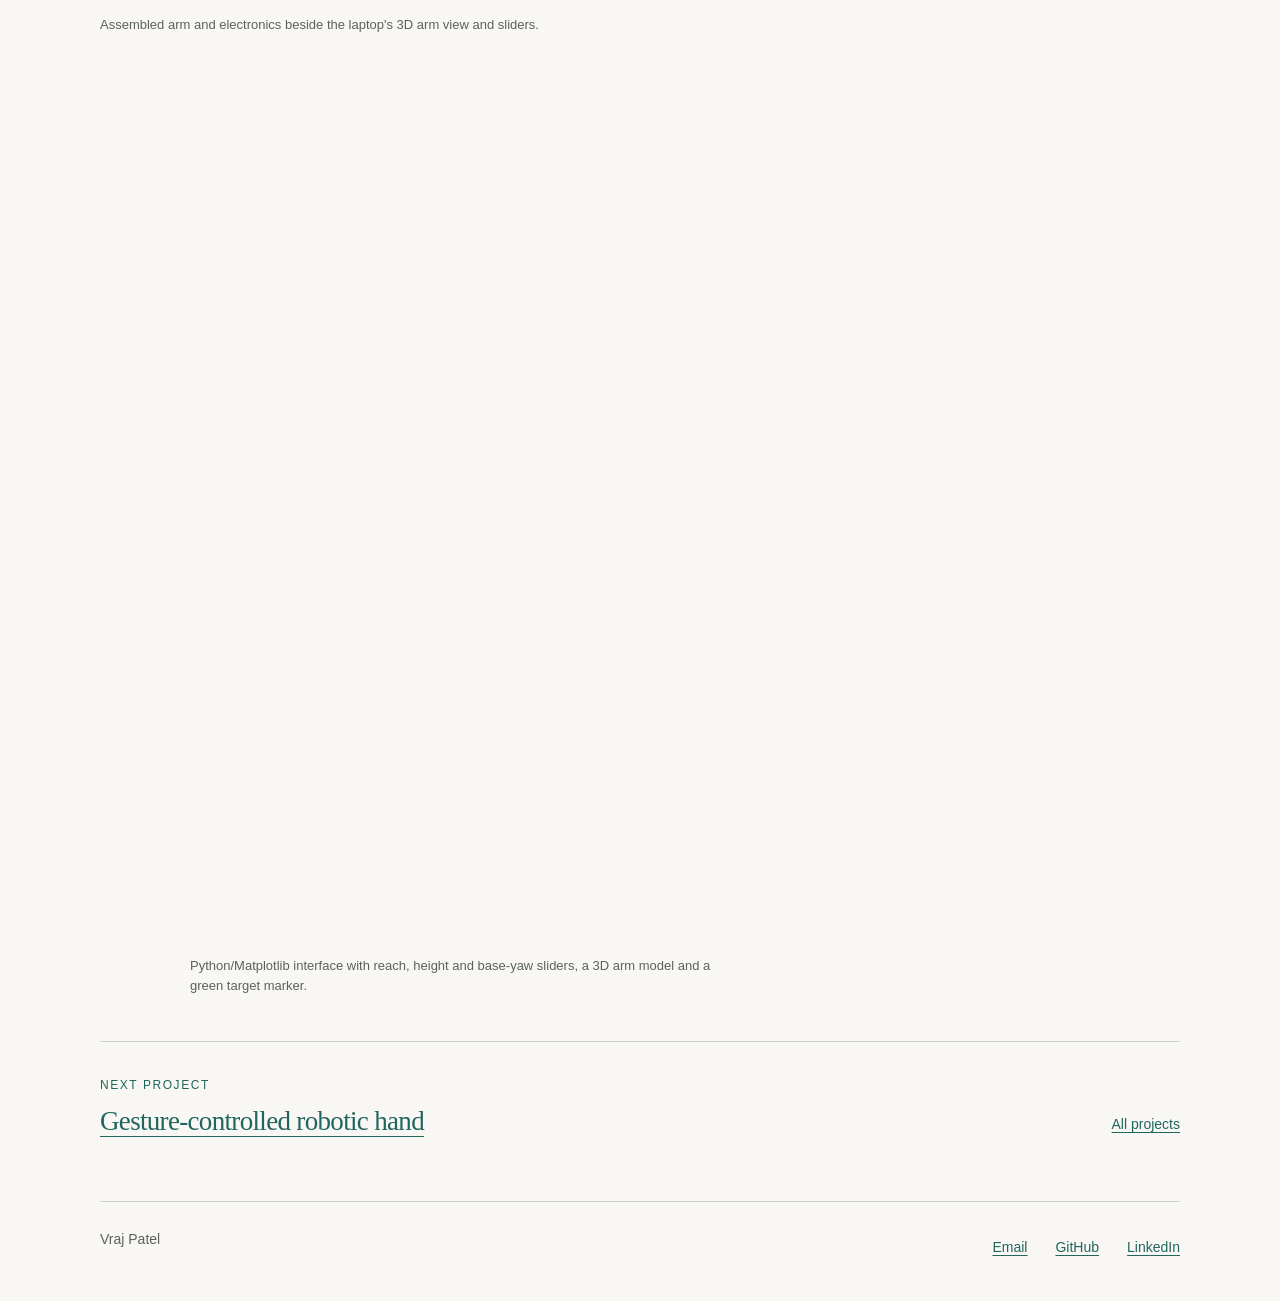
<file: projects/robotic-arm/index.html>
<!doctype html>
<html lang="en">
<head>
<meta charset="utf-8">
<meta name="viewport" content="width=device-width, initial-scale=1">
<title>6-DOF Robotic Arm | Vraj Patel</title>
<meta name="description" content="I designed and assembled a 3D-printed arm, integrating Python control with Arduino and calibrated servo commands.">
<link rel="canonical" href="https://originalgoodusername.github.io/projects/robotic-arm/">
<meta name="theme-color" content="#f8f7f3">
<meta property="og:type" content="website">
<meta property="og:site_name" content="Vraj Patel">
<meta property="og:title" content="6-DOF Robotic Arm | Vraj Patel">
<meta property="og:description" content="I designed and assembled a 3D-printed arm, integrating Python control with Arduino and calibrated servo commands.">
<meta property="og:url" content="https://originalgoodusername.github.io/projects/robotic-arm/">
<meta property="og:image" content="https://originalgoodusername.github.io/media/social.jpg">
<meta property="og:image:width" content="1200">
<meta property="og:image:height" content="900">
<meta property="og:image:alt" content="Overhead view of a quadcopter with red propellers, red and white arms, and exposed central electronics on a table.">
<meta name="twitter:card" content="summary_large_image">
<meta name="twitter:title" content="6-DOF Robotic Arm | Vraj Patel">
<meta name="twitter:description" content="I designed and assembled a 3D-printed arm, integrating Python control with Arduino and calibrated servo commands.">
<meta name="twitter:image" content="https://originalgoodusername.github.io/media/social.jpg">
<meta name="twitter:image:alt" content="Overhead view of a quadcopter with red propellers, red and white arms, and exposed central electronics on a table.">
<link rel="icon" href="/favicon.svg" type="image/svg+xml">
<link rel="stylesheet" href="/styles.css">
</head>
<body>
<a class="skip-link" href="#main">Skip to content</a>
<header class="site-header wrap">
<a href="/" class="wordmark">Vraj Patel</a>
<nav aria-label="Main navigation"><a href="/#projects" aria-current="page">Projects</a><a href="/resume/">Resume</a><a href="/contact/">Contact</a></nav>
</header>
<main id="main" class="wrap" tabindex="-1"><div class="breadcrumb"><a href="/#projects">All projects</a></div>
<article><header class="project-intro"><div class="project-heading"><p class="eyebrow">Project 02 / 05</p>
<h1>6-DOF Robotic Arm</h1><p class="lead">I designed and assembled a 3D-printed arm, integrating Python control with Arduino and calibrated servo commands.</p>
<ul class="tool-list"><li>Python</li><li>Arduino</li><li>Matplotlib</li><li>PCA9685</li><li>A4988</li><li>NEMA-17</li></ul><div class="text-links"><a href="https://github.com/OriginalGoodUsername/6dof-robotic-arm">GitHub</a></div></div>
<figure class="project-figure"><a class="photo-link" href="/media/photo_10.webp" aria-label="Open full image: Arm gripper holding a black object, with control electronics beside the base."><img src="/media/photo_10-800.webp" srcset="/media/photo_10-480.webp 480w, /media/photo_10-800.webp 800w, /media/photo_10-1200.webp 1200w, /media/photo_10.webp 1600w" sizes="(max-width: 700px) calc(100vw - 40px), 540px" width="1600" height="1200" alt="Assembled blue robotic arm on a black base, with its gripper holding a black object and wired electronics alongside." loading="eager" fetchpriority="high" decoding="async"></a><figcaption>Arm gripper holding a black object, with control electronics beside the base.</figcaption></figure></header>
<section class="project-notes section-rule" aria-labelledby="notes-title"><h2 id="notes-title">Project notes</h2><div class="prose"><p>I designed and assembled a 3D-printed arm with six servos, two at the shoulder, and a NEMA-17 stepper base. The Python controller takes typed 3D target coordinates and uses inverse kinematics to search gripper pitch for a solution within joint limits. I connected Python to Arduino over serial, with a PCA9685 driving the servos and an A4988 driving the stepper.</p><p>The shoulder servos are mirrored, and the channel mapping has to account for reversed physical wiring. I used two calibration poses to map joint angles to servo commands, with linear interpolation between those poses.</p><p>The pictured Python/Matplotlib interface has reach, height and base-yaw sliders alongside a 3D arm view. Reach and base yaw set the target&#x27;s X/Y coordinates, and height sets Z. The target marker turns green or red to show whether the solver reports a solution. The tool opens in simulation mode and includes an optional serial-control mode.</p></div></section>
<section class="gallery-section" aria-labelledby="gallery-title"><div class="section-heading"><h2 id="gallery-title">Photos &amp; details</h2><p>Open an image for a closer look.</p></div>
<div class="gallery"><figure class="project-figure"><a class="photo-link" href="/media/photo_09.webp" aria-label="Open full image: Assembled arm and electronics beside the laptop&#x27;s 3D arm view and sliders."><img src="/media/photo_09-800.webp" srcset="/media/photo_09-480.webp 480w, /media/photo_09-800.webp 800w, /media/photo_09-1200.webp 1200w, /media/photo_09.webp 1600w" sizes="(max-width: 700px) calc(100vw - 40px), 540px" width="1600" height="1200" alt="Blue robotic arm and exposed control electronics beside a laptop displaying a 3D arm plot and sliders." loading="lazy" decoding="async"></a><figcaption>Assembled arm and electronics beside the laptop&#x27;s 3D arm view and sliders.</figcaption></figure><figure class="project-figure screenshot"><a class="photo-link" href="/media/photo_11.webp" aria-label="Open full image: Python/Matplotlib interface with reach, height and base-yaw sliders, a 3D arm model and a green target marker."><img src="/media/photo_11-800.webp" srcset="/media/photo_11-480.webp 480w, /media/photo_11-800.webp 800w, /media/photo_11.webp 1116w" sizes="(max-width: 700px) calc(100vw - 40px), (max-width: 1160px) 80vw, 900px" width="1116" height="1087" alt="Matplotlib screenshot showing a blue articulated arm model, a green star target and sliders labelled Reach, Height and Base yaw." loading="lazy" decoding="async"></a><figcaption>Python/Matplotlib interface with reach, height and base-yaw sliders, a 3D arm model and a green target marker.</figcaption></figure></div></section></article>
<nav class="next-project section-rule" aria-label="Project navigation"><div><span class="eyebrow">Next project</span><h2><a href="/projects/robotic-hand/">Gesture-controlled robotic hand</a></h2></div><a href="/#projects">All projects</a></nav></main>
<footer class="site-footer wrap"><span>Vraj Patel</span><nav aria-label="Contact links">
<a href="mailto:patelvraj2020@gmail.com">Email</a><a href="https://github.com/OriginalGoodUsername">GitHub</a><a href="https://linkedin.com/in/vraj-patel-246a71277">LinkedIn</a>
</nav></footer>
</body></html>
</file>
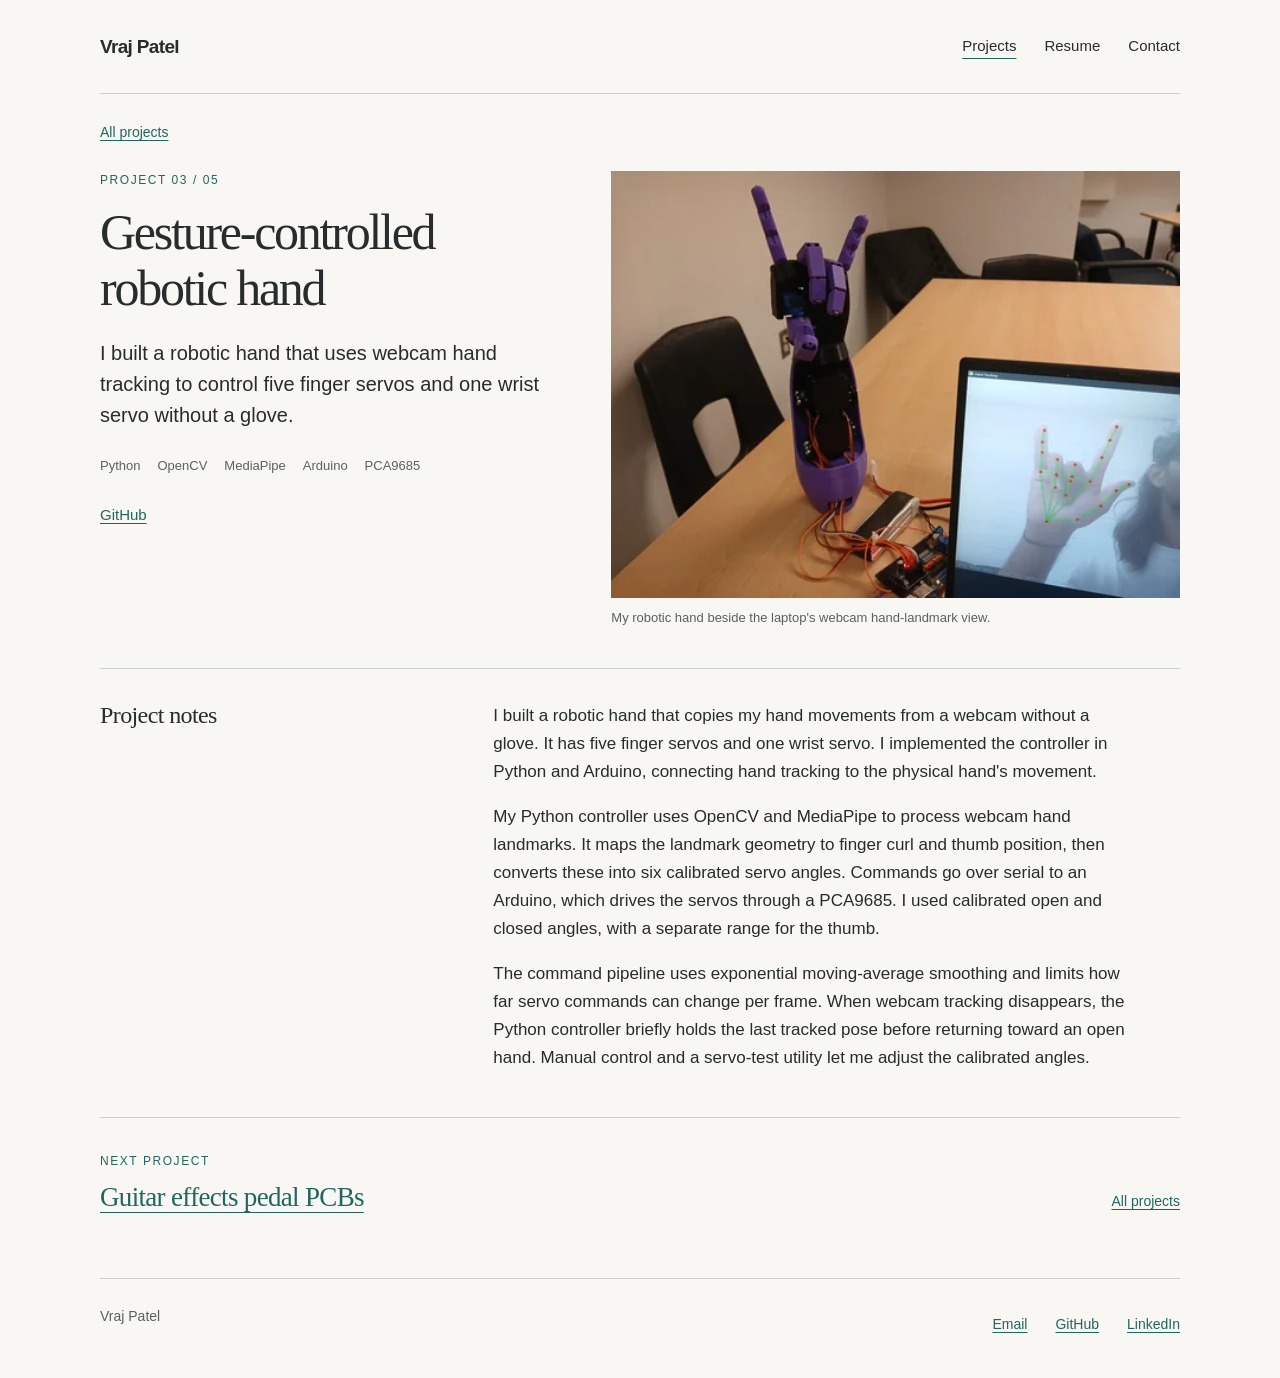
<file: projects/robotic-hand/index.html>
<!doctype html>
<html lang="en">
<head>
<meta charset="utf-8">
<meta name="viewport" content="width=device-width, initial-scale=1">
<title>Gesture-controlled robotic hand | Vraj Patel</title>
<meta name="description" content="I built a robotic hand that uses webcam hand tracking to control five finger servos and one wrist servo without a glove.">
<link rel="canonical" href="https://originalgoodusername.github.io/projects/robotic-hand/">
<meta name="theme-color" content="#f8f7f3">
<meta property="og:type" content="website">
<meta property="og:site_name" content="Vraj Patel">
<meta property="og:title" content="Gesture-controlled robotic hand | Vraj Patel">
<meta property="og:description" content="I built a robotic hand that uses webcam hand tracking to control five finger servos and one wrist servo without a glove.">
<meta property="og:url" content="https://originalgoodusername.github.io/projects/robotic-hand/">
<meta property="og:image" content="https://originalgoodusername.github.io/media/social.jpg">
<meta property="og:image:width" content="1200">
<meta property="og:image:height" content="900">
<meta property="og:image:alt" content="Overhead view of a quadcopter with red propellers, red and white arms, and exposed central electronics on a table.">
<meta name="twitter:card" content="summary_large_image">
<meta name="twitter:title" content="Gesture-controlled robotic hand | Vraj Patel">
<meta name="twitter:description" content="I built a robotic hand that uses webcam hand tracking to control five finger servos and one wrist servo without a glove.">
<meta name="twitter:image" content="https://originalgoodusername.github.io/media/social.jpg">
<meta name="twitter:image:alt" content="Overhead view of a quadcopter with red propellers, red and white arms, and exposed central electronics on a table.">
<link rel="icon" href="/favicon.svg" type="image/svg+xml">
<link rel="stylesheet" href="/styles.css">
</head>
<body>
<a class="skip-link" href="#main">Skip to content</a>
<header class="site-header wrap">
<a href="/" class="wordmark">Vraj Patel</a>
<nav aria-label="Main navigation"><a href="/#projects" aria-current="page">Projects</a><a href="/resume/">Resume</a><a href="/contact/">Contact</a></nav>
</header>
<main id="main" class="wrap" tabindex="-1"><div class="breadcrumb"><a href="/#projects">All projects</a></div>
<article><header class="project-intro"><div class="project-heading"><p class="eyebrow">Project 03 / 05</p>
<h1>Gesture-controlled robotic hand</h1><p class="lead">I built a robotic hand that uses webcam hand tracking to control five finger servos and one wrist servo without a glove.</p>
<ul class="tool-list"><li>Python</li><li>OpenCV</li><li>MediaPipe</li><li>Arduino</li><li>PCA9685</li></ul><div class="text-links"><a href="https://github.com/OriginalGoodUsername/gesture-controlled-robotic-hand">GitHub</a></div></div>
<figure class="project-figure"><a class="photo-link" href="/media/photo_12.webp" aria-label="Open full image: My robotic hand beside the laptop&#x27;s webcam hand-landmark view."><img src="/media/photo_12-800.webp" srcset="/media/photo_12-480.webp 480w, /media/photo_12-800.webp 800w, /media/photo_12-1200.webp 1200w, /media/photo_12.webp 1600w" sizes="(max-width: 700px) calc(100vw - 40px), 540px" width="1600" height="1200" alt="Purple robotic hand with exposed wiring beside a laptop showing a webcam hand view overlaid with landmark dots and lines." loading="eager" fetchpriority="high" decoding="async"></a><figcaption>My robotic hand beside the laptop&#x27;s webcam hand-landmark view.</figcaption></figure></header>
<section class="project-notes section-rule" aria-labelledby="notes-title"><h2 id="notes-title">Project notes</h2><div class="prose"><p>I built a robotic hand that copies my hand movements from a webcam without a glove. It has five finger servos and one wrist servo. I implemented the controller in Python and Arduino, connecting hand tracking to the physical hand&#x27;s movement.</p><p>My Python controller uses OpenCV and MediaPipe to process webcam hand landmarks. It maps the landmark geometry to finger curl and thumb position, then converts these into six calibrated servo angles. Commands go over serial to an Arduino, which drives the servos through a PCA9685. I used calibrated open and closed angles, with a separate range for the thumb.</p><p>The command pipeline uses exponential moving-average smoothing and limits how far servo commands can change per frame. When webcam tracking disappears, the Python controller briefly holds the last tracked pose before returning toward an open hand. Manual control and a servo-test utility let me adjust the calibrated angles.</p></div></section>
</article>
<nav class="next-project section-rule" aria-label="Project navigation"><div><span class="eyebrow">Next project</span><h2><a href="/projects/pedal-pcbs/">Guitar effects pedal PCBs</a></h2></div><a href="/#projects">All projects</a></nav></main>
<footer class="site-footer wrap"><span>Vraj Patel</span><nav aria-label="Contact links">
<a href="mailto:patelvraj2020@gmail.com">Email</a><a href="https://github.com/OriginalGoodUsername">GitHub</a><a href="https://linkedin.com/in/vraj-patel-246a71277">LinkedIn</a>
</nav></footer>
</body></html>
</file>
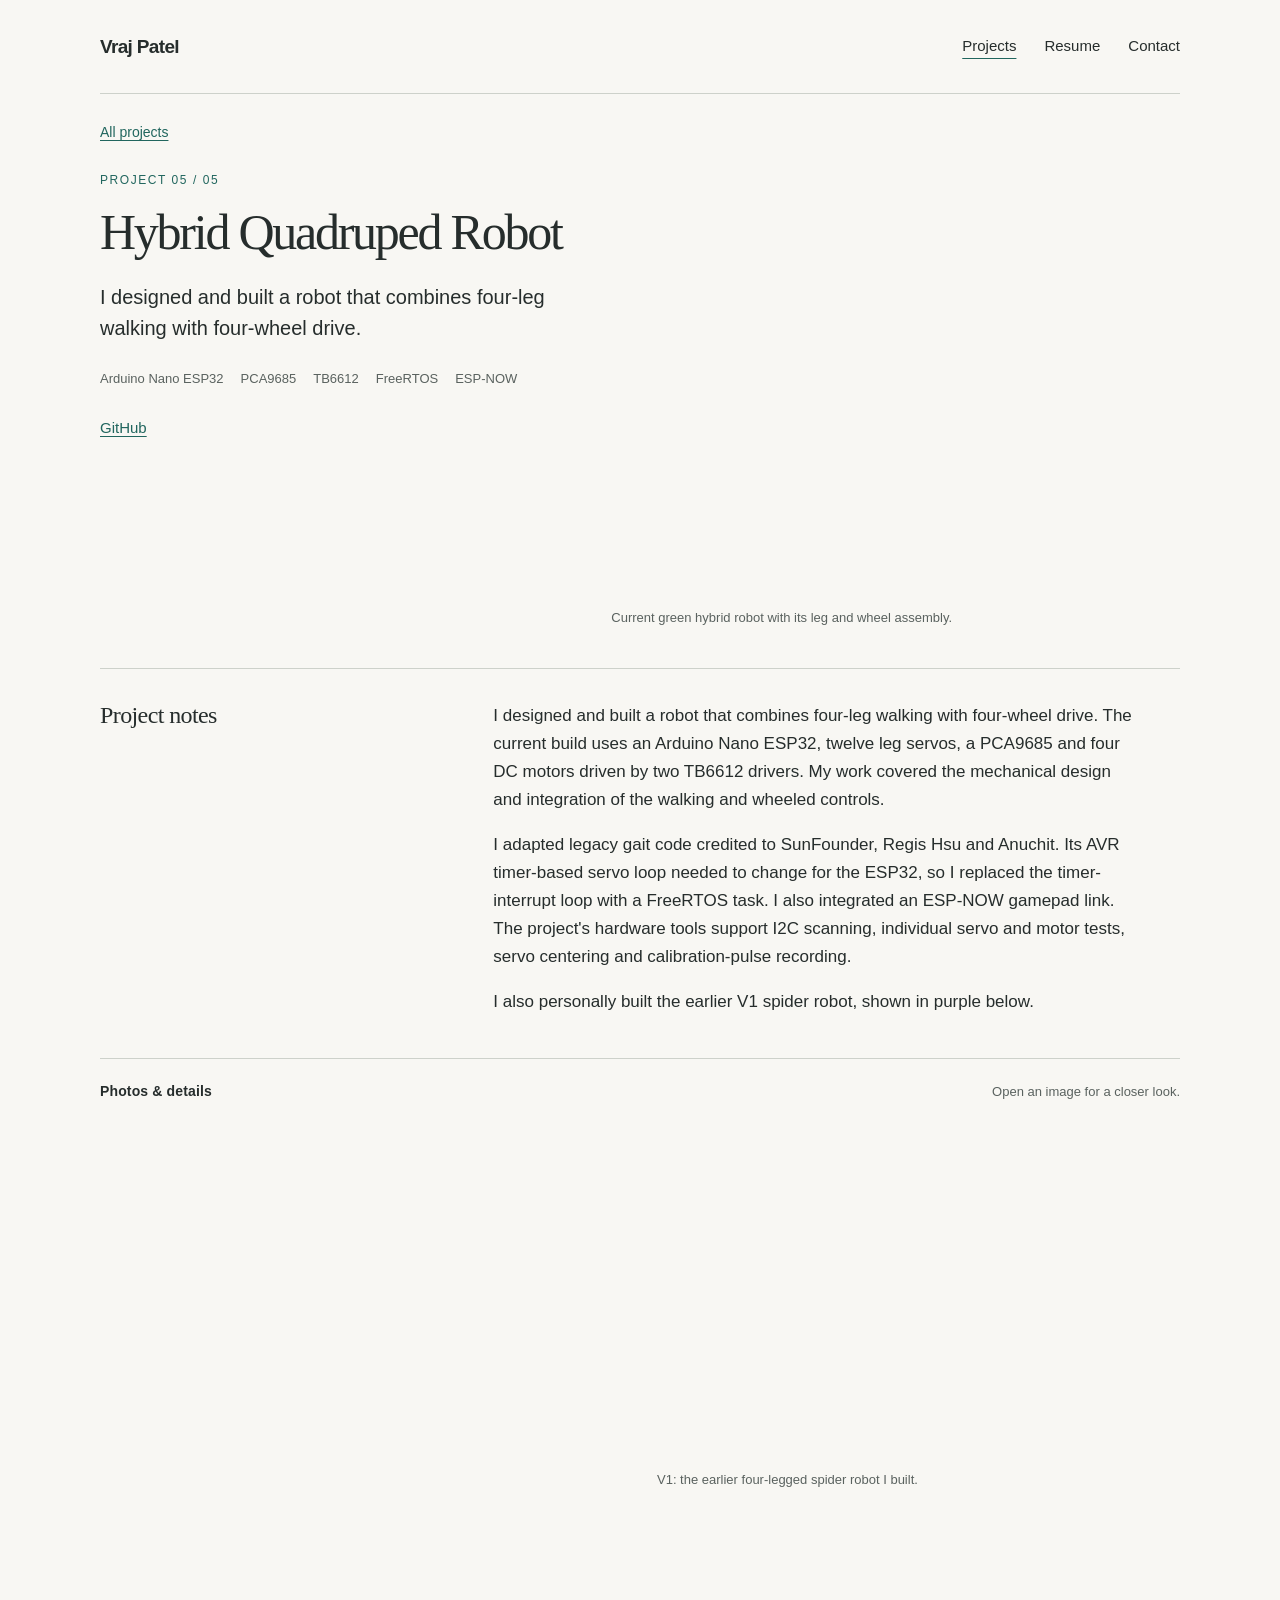
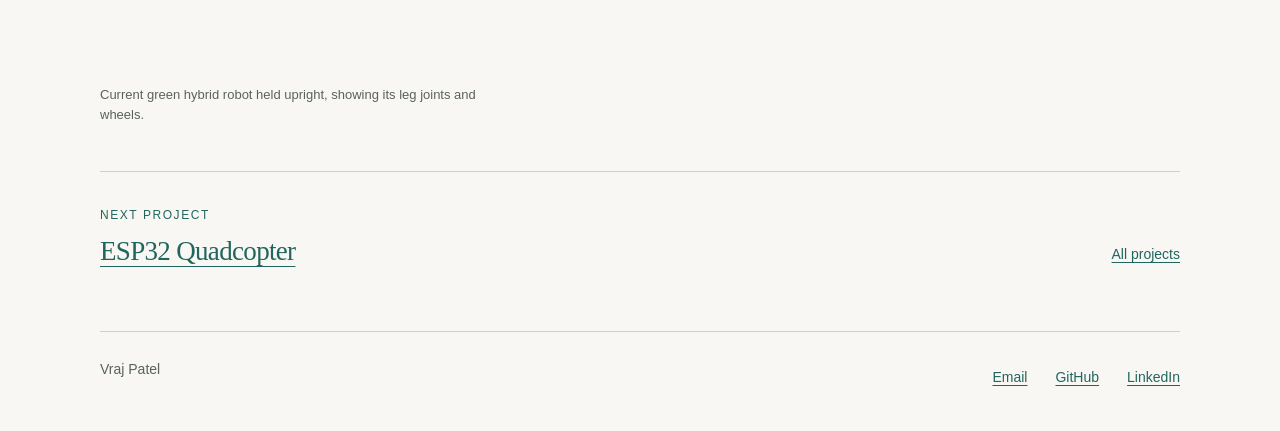
<file: projects/spider-robot/index.html>
<!doctype html>
<html lang="en">
<head>
<meta charset="utf-8">
<meta name="viewport" content="width=device-width, initial-scale=1">
<title>Hybrid Quadruped Robot | Vraj Patel</title>
<meta name="description" content="I designed and built a robot that combines four-leg walking with four-wheel drive.">
<link rel="canonical" href="https://originalgoodusername.github.io/projects/spider-robot/">
<meta name="theme-color" content="#f8f7f3">
<meta property="og:type" content="website">
<meta property="og:site_name" content="Vraj Patel">
<meta property="og:title" content="Hybrid Quadruped Robot | Vraj Patel">
<meta property="og:description" content="I designed and built a robot that combines four-leg walking with four-wheel drive.">
<meta property="og:url" content="https://originalgoodusername.github.io/projects/spider-robot/">
<meta property="og:image" content="https://originalgoodusername.github.io/media/social.jpg">
<meta property="og:image:width" content="1200">
<meta property="og:image:height" content="900">
<meta property="og:image:alt" content="Overhead view of a quadcopter with red propellers, red and white arms, and exposed central electronics on a table.">
<meta name="twitter:card" content="summary_large_image">
<meta name="twitter:title" content="Hybrid Quadruped Robot | Vraj Patel">
<meta name="twitter:description" content="I designed and built a robot that combines four-leg walking with four-wheel drive.">
<meta name="twitter:image" content="https://originalgoodusername.github.io/media/social.jpg">
<meta name="twitter:image:alt" content="Overhead view of a quadcopter with red propellers, red and white arms, and exposed central electronics on a table.">
<link rel="icon" href="/favicon.svg" type="image/svg+xml">
<link rel="stylesheet" href="/styles.css">
</head>
<body>
<a class="skip-link" href="#main">Skip to content</a>
<header class="site-header wrap">
<a href="/" class="wordmark">Vraj Patel</a>
<nav aria-label="Main navigation"><a href="/#projects" aria-current="page">Projects</a><a href="/resume/">Resume</a><a href="/contact/">Contact</a></nav>
</header>
<main id="main" class="wrap" tabindex="-1"><div class="breadcrumb"><a href="/#projects">All projects</a></div>
<article><header class="project-intro"><div class="project-heading"><p class="eyebrow">Project 05 / 05</p>
<h1>Hybrid Quadruped Robot</h1><p class="lead">I designed and built a robot that combines four-leg walking with four-wheel drive.</p>
<ul class="tool-list"><li>Arduino Nano ESP32</li><li>PCA9685</li><li>TB6612</li><li>FreeRTOS</li><li>ESP-NOW</li></ul><div class="text-links"><a href="https://github.com/OriginalGoodUsername/hybrid-quadruped-robot">GitHub</a></div></div>
<figure class="project-figure"><a class="photo-link" href="/media/photo_13.webp" aria-label="Open full image: Current green hybrid robot with its leg and wheel assembly."><img src="/media/photo_13-800.webp" srcset="/media/photo_13-480.webp 480w, /media/photo_13-800.webp 800w, /media/photo_13-1200.webp 1200w, /media/photo_13.webp 1600w" sizes="(max-width: 700px) calc(100vw - 40px), 540px" width="1600" height="1200" alt="Current green robot resting on a wooden surface, with four jointed legs, wheels and exposed wiring." loading="eager" fetchpriority="high" decoding="async"></a><figcaption>Current green hybrid robot with its leg and wheel assembly.</figcaption></figure></header>
<section class="project-notes section-rule" aria-labelledby="notes-title"><h2 id="notes-title">Project notes</h2><div class="prose"><p>I designed and built a robot that combines four-leg walking with four-wheel drive. The current build uses an Arduino Nano ESP32, twelve leg servos, a PCA9685 and four DC motors driven by two TB6612 drivers. My work covered the mechanical design and integration of the walking and wheeled controls.</p><p>I adapted legacy gait code credited to SunFounder, Regis Hsu and Anuchit. Its AVR timer-based servo loop needed to change for the ESP32, so I replaced the timer-interrupt loop with a FreeRTOS task. I also integrated an ESP-NOW gamepad link. The project&#x27;s hardware tools support I2C scanning, individual servo and motor tests, servo centering and calibration-pulse recording.</p><p>I also personally built the earlier V1 spider robot, shown in purple below.</p></div></section>
<section class="gallery-section" aria-labelledby="gallery-title"><div class="section-heading"><h2 id="gallery-title">Photos &amp; details</h2><p>Open an image for a closer look.</p></div>
<div class="gallery"><figure class="project-figure portrait"><a class="photo-link" href="/media/photo_14.webp" aria-label="Open full image: Current green hybrid robot held upright, showing its leg joints and wheels."><img src="/media/photo_14-800.webp" srcset="/media/photo_14-480.webp 480w, /media/photo_14-800.webp 800w, /media/photo_14.webp 1200w" sizes="(max-width: 700px) calc(100vw - 40px), 540px" width="1200" height="1600" alt="Current green robot held upright in one hand, showing its bent leg joints, wheels and central wiring." loading="lazy" decoding="async"></a><figcaption>Current green hybrid robot held upright, showing its leg joints and wheels.</figcaption></figure><figure class="project-figure"><a class="photo-link" href="/media/photo_15.webp" aria-label="Open full image: V1: the earlier four-legged spider robot I built."><img src="/media/photo_15.webp" srcset="/media/photo_15-480.webp 480w, /media/photo_15.webp 729w" sizes="(max-width: 700px) calc(100vw - 40px), 540px" width="729" height="462" alt="Purple V1 spider robot on a table, with four legs and exposed wiring above its frame." loading="lazy" decoding="async"></a><figcaption>V1: the earlier four-legged spider robot I built.</figcaption></figure></div></section></article>
<nav class="next-project section-rule" aria-label="Project navigation"><div><span class="eyebrow">Next project</span><h2><a href="/projects/quadcopter/">ESP32 Quadcopter</a></h2></div><a href="/#projects">All projects</a></nav></main>
<footer class="site-footer wrap"><span>Vraj Patel</span><nav aria-label="Contact links">
<a href="mailto:patelvraj2020@gmail.com">Email</a><a href="https://github.com/OriginalGoodUsername">GitHub</a><a href="https://linkedin.com/in/vraj-patel-246a71277">LinkedIn</a>
</nav></footer>
</body></html>
</file>
<file: styles.css>
:root { color-scheme: light; --paper: #f8f7f3; --ink: #262d2c; --muted: #5a625f; --line: #cdd1ca; --accent: #21665e; }
* { box-sizing: border-box; }
html { scroll-padding-top: 24px; }
body { margin: 0; color: var(--ink); background: var(--paper); font-family: Arial, Helvetica, sans-serif; font-size: 17px; line-height: 1.65; -webkit-font-smoothing: antialiased; }
.wrap { width: min(1080px, calc(100% - 80px)); margin-inline: auto; }
a { color: var(--accent); text-decoration-thickness: 1px; text-underline-offset: .22em; }
a:hover { color: var(--ink); text-decoration-thickness: 2px; }
a:focus-visible { outline: 3px solid var(--accent); outline-offset: 5px; border-radius: 1px; }
::selection { background: #c9dfd8; color: var(--ink); }
h1, h2, h3, p, ul, figure, dl { margin: 0; }
h1, h2, h3 { font-family: Georgia, 'Times New Roman', serif; font-weight: 500; line-height: 1.12; text-wrap: balance; }
h1 { font-size: clamp(38px, 4.5vw, 58px); letter-spacing: -.045em; }
h2 { font-size: 29px; letter-spacing: -.025em; }
h3 { font-size: 30px; letter-spacing: -.025em; }
p + p { margin-top: 1em; }
img { display: block; width: 100%; height: auto; }
.site-header { min-height: 94px; display: flex; align-items: center; justify-content: space-between; gap: 24px; border-bottom: 1px solid var(--line); }
.wordmark { font-weight: 700; font-size: 19px; color: var(--ink); text-decoration: none; letter-spacing: -.035em; }
.site-header nav, .site-footer nav { display: flex; gap: 28px; }
.site-header nav a { padding-block: 12px; color: var(--ink); font-size: 15px; text-decoration: none; }
.site-header nav a[aria-current], .site-header nav a:hover { text-decoration: underline; text-decoration-color: var(--accent); text-underline-offset: 7px; }
.skip-link { position: absolute; top: -100px; left: 20px; padding: 10px 20px; background: var(--paper); z-index: 10; }
.skip-link:focus { top: 12px; }
.eyebrow { font: 12px/1.5 Arial, Helvetica, sans-serif; text-transform: uppercase; letter-spacing: .13em; color: var(--accent); margin-bottom: 15px; }
.intro { display: grid; grid-template-columns: 1.15fr 1fr; gap: 64px; align-items: center; padding-block: 48px 45px; }
.intro h1 { font-size: clamp(52px, 6.2vw, 76px); }
.role { font-size: 16px; margin-top: 15px; color: var(--muted); }
.intro-copy > p { font-size: 21px; line-height: 1.5; max-width: 37ch; }
.text-links { display: flex; align-items: center; flex-wrap: wrap; gap: 12px 25px; margin-top: 20px; font-size: 15px; }
.text-links a { display: inline-block; padding-block: 6px; }
.section-heading { border-top: 1px solid var(--line); display: flex; justify-content: space-between; align-items: baseline; gap: 20px; padding-block: 22px 26px; }
.section-heading h2 { font-family: Arial, Helvetica, sans-serif; font-size: 14px; font-weight: 600; letter-spacing: .01em; }
.section-heading > span, .section-heading > p { font-size: 13px; color: var(--muted); }
.project-grid { display: grid; grid-template-columns: 1fr 1fr; gap: 48px 36px; }
.project-card { min-width: 0; }
.project-card.featured { grid-column: 1 / -1; display: grid; grid-template-columns: 1.15fr 1fr; gap: 48px; align-items: center; padding-bottom: 35px; border-bottom: 1px solid var(--line); }
.photo-link { display: block; }
.photo-link:hover { outline: 2px solid var(--accent); outline-offset: 4px; }
.project-info { padding-top: 19px; }
.featured .project-info { padding-top: 0; }
.project-number { font-size: 12px; letter-spacing: .07em; color: var(--muted); display: block; margin-bottom: 9px; }
.project-info h3 a { color: var(--ink); text-decoration: none; }
.project-info h3 a:hover { text-decoration: underline; text-decoration-color: var(--accent); }
.project-info > p { margin-top: 16px; }
.project-info .tools-line { font-size: 13px; line-height: 1.7; color: var(--muted); }
.section-rule { border-top: 1px solid var(--line); }
.about { margin-top: 56px; padding-top: 34px; display: grid; grid-template-columns: 1fr 2fr; gap: 50px; }
.about p { max-width: 61ch; }
.site-footer { margin-top: 65px; border-top: 1px solid var(--line); display: flex; justify-content: space-between; gap: 20px; padding-block: 26px 34px; font-size: 14px; color: var(--muted); }
.site-footer a { padding-block: 8px; }
.breadcrumb { font-size: 14px; padding-block: 27px; }
.project-intro { display: grid; grid-template-columns: .9fr 1.1fr; align-items: start; gap: 46px; }
.project-heading h1 { font-size: clamp(36px, 4.1vw, 50px); }
.lead { font-size: 20px; line-height: 1.55; margin-top: 22px; max-width: 61ch; }
.tool-list { list-style: none; padding: 0; display: flex; flex-wrap: wrap; gap: 4px 17px; font-size: 13px; color: var(--muted); margin-top: 24px; }
figcaption { font-size: 13px; line-height: 1.55; color: var(--muted); margin-top: 10px; max-width: 75ch; }
.project-notes { display: grid; grid-template-columns: 1fr 2fr; gap: 50px; margin-top: 40px; padding-top: 33px; }
.project-notes h2, .about h2, .resume-section > h2 { font-size: 24px; }
.prose { max-width: 68ch; }
.gallery-section { margin-top: 42px; }
.gallery { display: grid; grid-template-columns: repeat(2, minmax(0, 1fr)); gap: 34px; align-items: start; }
.gallery .screenshot { grid-column: 1 / -1; width: min(900px, 100%); justify-self: center; }
.gallery .portrait { width: min(410px, 100%); }
.gallery > :only-child { grid-column: 1 / -1; width: min(800px, 100%); justify-self: center; }
.next-project { margin-top: 45px; padding-top: 28px; display: flex; justify-content: space-between; align-items: end; gap: 30px; }
.next-project h2 { font-size: 27px; margin-top: 8px; }
.next-project > a { font-size: 14px; white-space: nowrap; }
.page-heading { padding-top: 48px; }
.page-heading .lead { max-width: 48ch; }
.contact-list { margin-top: 38px; max-width: 800px; }
.contact-list > div { display: grid; grid-template-columns: 150px 1fr; gap: 20px; border-top: 1px solid var(--line); padding-block: 21px; align-items: baseline; }
.contact-list dt { color: var(--muted); font-size: 14px; }
.contact-list dd { margin: 0; font-size: 22px; overflow-wrap: anywhere; }
.contact-resume { margin-top: 30px; }
.resume-heading { display: flex; justify-content: space-between; gap: 30px; align-items: center; }
.button-link { display: inline-block; padding: 11px 18px; border: 1px solid var(--accent); text-decoration: none; font-size: 14px; white-space: nowrap; }
.button-link:hover { background: var(--accent); color: var(--paper); }
.resume-contact { margin-top: 23px; margin-bottom: 34px; }
.resume-section { display: grid; grid-template-columns: 180px minmax(0, 1fr); gap: 32px; padding-top: 28px; margin-top: 30px; }
.resume-section h3 { font-family: Arial, Helvetica, sans-serif; font-size: 18px; font-weight: 600; letter-spacing: -.015em; line-height: 1.4; }
.resume-section p, .resume-section li { font-size: 15px; }
.resume-section ul { padding-left: 19px; }
.resume-section li { margin-top: 6px; padding-left: 3px; }
.entry-heading { display: flex; align-items: baseline; justify-content: space-between; gap: 12px 25px; flex-wrap: wrap; margin-bottom: 5px; }
.entry-heading p { color: var(--muted); font-size: 13px; white-space: nowrap; }
.organization { color: var(--muted); margin-bottom: 10px; }
.resume-entry + .resume-entry { margin-top: 28px; }
.resume-entry > p:last-child:not(.organization) { margin-top: 9px; }
.skills-list { list-style: none; padding: 0 !important; }
.skills-list li { margin-top: 0; margin-bottom: 7px; padding: 0; }
@media (max-width: 900px) {
  .wrap { width: calc(100% - 48px); }
  .intro { gap: 32px; }
  .intro-copy > p { font-size: 18px; }
  .project-card.featured, .project-intro { gap: 30px; }
  .project-info h3 { font-size: 27px; }
  .project-intro { grid-template-columns: 1fr 1fr; }
  .project-heading h1 { font-size: 36px; }
  .project-intro .lead { font-size: 18px; }
  .resume-section { grid-template-columns: 130px minmax(0, 1fr); }
}
@media (max-width: 700px) {
  body { font-size: 16px; }
  .wrap { width: calc(100% - 40px); }
  .site-header { min-height: 76px; gap: 16px; }
  .site-header nav { gap: 18px; }
  .site-header nav a { font-size: 14px; }
  .wordmark { font-size: 17px; }
  .intro { display: block; padding-block: 33px 30px; }
  .intro h1 { font-size: 57px; }
  .intro .eyebrow { margin-bottom: 9px; }
  .role { margin-top: 12px; font-size: 15px; max-width: 31ch; }
  .intro-copy { margin-top: 22px; }
  .intro-copy > p { font-size: 19px; max-width: 40ch; }
  .text-links { margin-top: 14px; }
  .project-grid { display: block; }
  .project-card.featured { display: block; padding-bottom: 0; border-bottom: 0; }
  .project-card + .project-card { margin-top: 34px; padding-top: 28px; border-top: 1px solid var(--line); }
  .featured .project-info, .project-info { padding-top: 16px; }
  .project-info h3 { font-size: 29px; }
  .project-info > p { margin-top: 12px; }
  .about, .project-notes { grid-template-columns: 1fr; gap: 19px; margin-top: 35px; padding-top: 26px; }
  .site-footer { margin-top: 40px; padding-block: 23px 28px; align-items: baseline; }
  .site-footer nav { gap: 18px; }
  .site-footer { font-size: 13px; }
  .breadcrumb { padding-block: 21px; }
  .project-intro { display: block; }
  .project-heading h1 { font-size: 40px; }
  .project-intro .lead { font-size: 19px; margin-top: 18px; }
  .tool-list { margin-top: 18px; }
  .project-intro .project-figure { margin-top: 26px; }
  .gallery-section { margin-top: 33px; }
  .gallery { display: block; }
  .gallery .project-figure { width: 100%; }
  .gallery .project-figure + .project-figure { margin-top: 28px; }
  .section-heading { flex-wrap: wrap; gap: 6px; padding-block: 20px; }
  .next-project { align-items: start; flex-direction: column; gap: 18px; }
  .next-project h2 { font-size: 26px; }
  .page-heading { padding-top: 33px; }
  .page-heading h1 { font-size: 47px; }
  .lead { font-size: 19px; }
  .contact-list > div { grid-template-columns: 1fr; gap: 5px; padding-block: 17px; }
  .contact-list dd { font-size: 21px; }
  .resume-heading { flex-direction: column; align-items: start; gap: 22px; }
  .resume-heading .lead { font-size: 18px; }
  .resume-contact { gap: 5px 22px; }
  .resume-section { display: block; margin-top: 26px; padding-top: 23px; }
  .resume-section > h2 { margin-bottom: 19px; }
  .entry-heading { display: block; }
  .entry-heading p { margin-top: 5px; white-space: normal; }
}
@media (max-width: 380px) {
  .site-header nav { gap: 13px; }
  .site-header nav a { font-size: 13px; }
  .site-header { gap: 10px; }
}
@media print {
  body { background: white; font-size: 11pt; }
  .wrap { width: 100%; }
  .site-header, .site-footer, .button-link, .skip-link { display: none; }
  .resume-section { break-inside: avoid; }
  a { color: inherit; }
}
</file>
